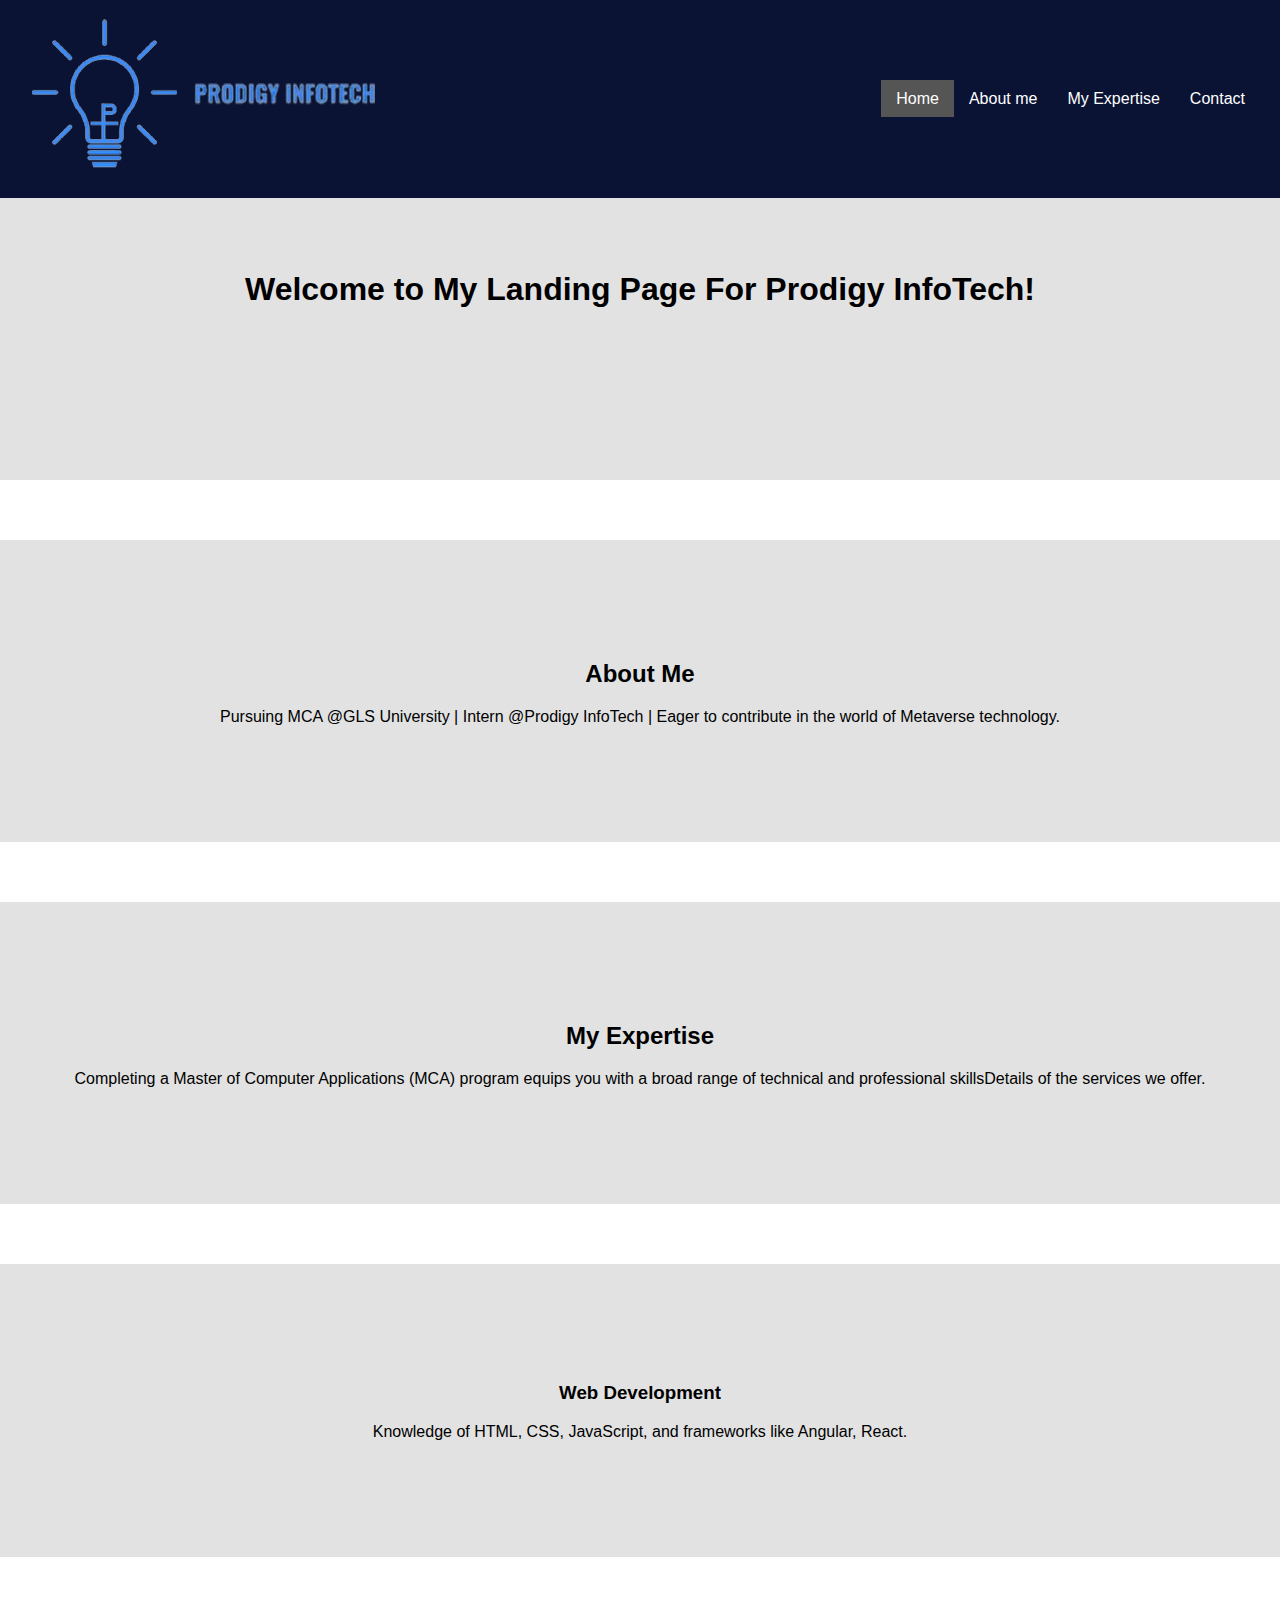
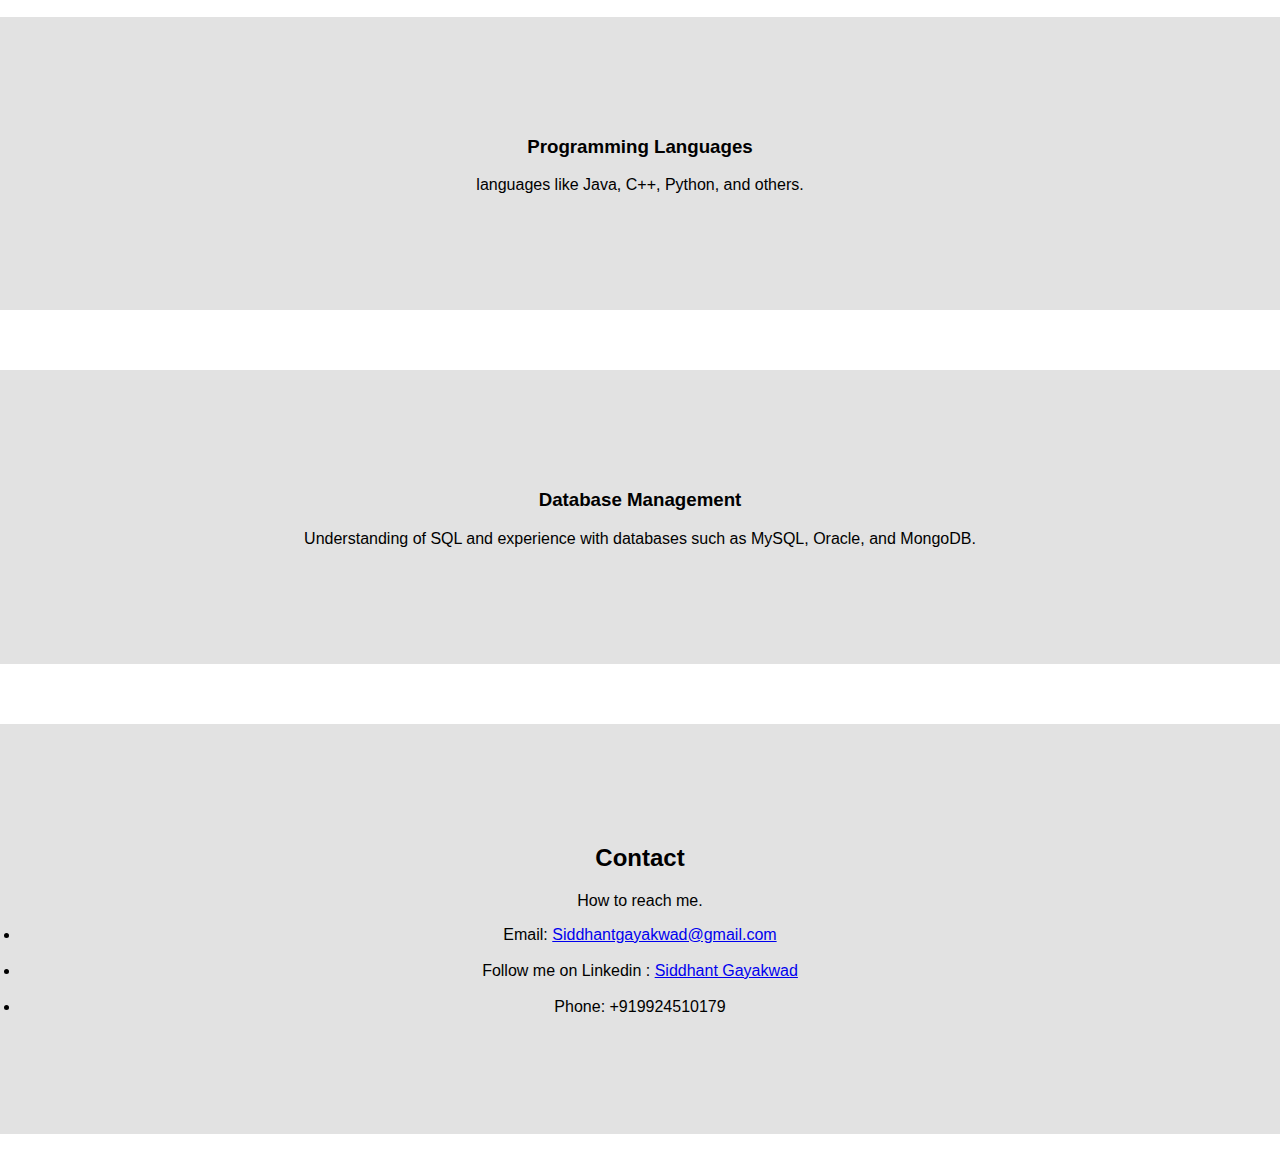
<file: PRODIGY_WD_01/index.html>
<!DOCTYPE html>
<html lang="en">
<head>
    <title>Task-01</title>
    <link rel="stylesheet" href="styles.css">
</head>
<body>
    <nav id="navbar">
        <div class="nav-container">
            <div class="logo">
                <img src="download-removebg-preview.png" alt="logo">    
            </div>
            <ul class="nav-links">
                <li><a href="#home" class="nav-link">Home</a></li>
                <li><a href="#about" class="nav-link">About me</a></li>
                <li class="dropdown">
                    <a href="#ex" class="nav-link">My Expertise</a>
                    <ul class="dropdown-menu">
                        <li><a href="#web-design" class="dropdown-link">Web Development</a></li>
                        <li><a href="#pl" class="dropdown-link">Programming Languages</a></li>
                        <li><a href="#dm" class="dropdown-link">Database Management</a></li>
                    </ul>
                </li>
                <li><a href="#contact" class="nav-link">Contact</a></li>
            </ul>
            <div class="hamburger">
                <span class="bar"></span>
                <span class="bar"></span>
                <span class="bar"></span>
            </div>
        </div>
    </nav>
    <header id="home">
        <h1>Welcome to My Landing Page For Prodigy InfoTech!</h1>
    </header>
    <section id="about">
        <h2>About Me </h2>
        <p>Pursuing MCA @GLS University | Intern @Prodigy InfoTech  | Eager to contribute in the world of Metaverse technology.</p>
    </section>
    <section id="ex">
        <h2>My Expertise</h2>
        <p>Completing a Master of Computer Applications (MCA) program equips you with a broad range of technical and professional skillsDetails of the services we offer.</p>
    </section>
    <section id="web-design">
        <h3>Web Development</h3>
        <p>Knowledge of HTML, CSS, JavaScript, and frameworks like Angular, React.</p>
    </section>
    <section id="pl">
        <h3>Programming Languages</h3>
        <p>languages like Java, C++, Python, and others.</p>
    </section>
    <section id="dm">
        <h3>Database Management</h3>
        <p>Understanding of SQL and experience with databases such as MySQL, Oracle, and MongoDB.</p>
    </section>
    <section id="contact">
        <h2>Contact </h2>
        <p>How to reach me.</p>
        
            <li >Email: <a href="mailto:sid.gls23@gmail.com">Siddhantgayakwad@gmail.com</a></li> <br>
            <li>Follow me on Linkedin : <a href="https://www.linkedin.com/in/siddhant-gayakwad-524524191/">  Siddhant Gayakwad</a></li> <br>
            <li>Phone: +919924510179</li> <br>    
        </section>
    <script src="script.js"></script>
</body>
</html>
</file>
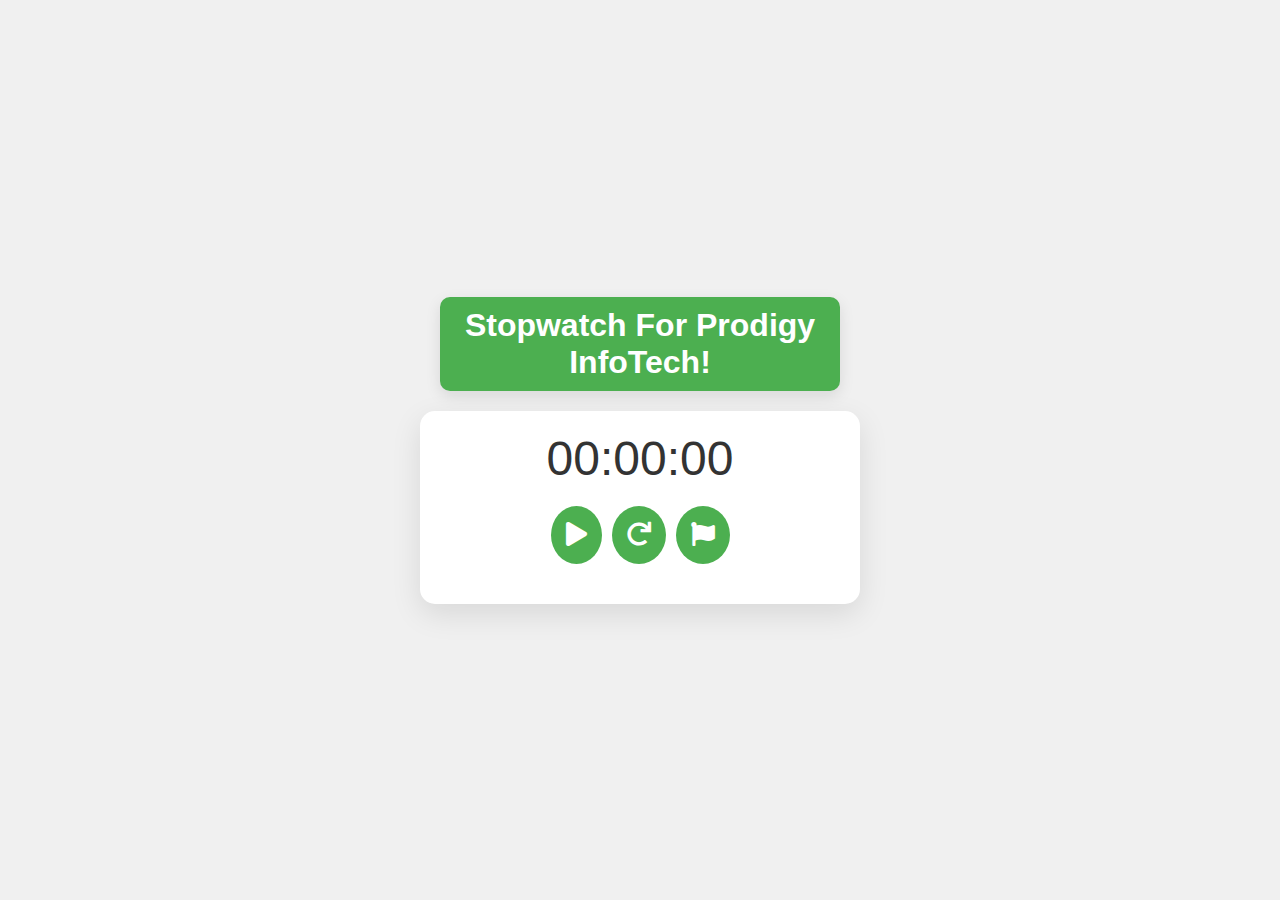
<file: PRODIGY_WD_02/index.html>
<!DOCTYPE html>
<html lang="en">
<head>
    <meta charset="UTF-8">
    <meta name="viewport" content="width=device-width, initial-scale=1.0">
    <title>Task-02</title>
    <link rel="stylesheet" href="styles.css">
    <link rel="stylesheet" href="https://cdnjs.cloudflare.com/ajax/libs/font-awesome/5.15.3/css/all.min.css">
</head>
<body>
    <div class="container">
        <header>
            <h1>Stopwatch For Prodigy InfoTech!</h1>
        </header>
        <div class="stopwatch">
            <div id="display">00:00:00</div>
            <div class="controls">
                <button id="startStopBtn"><i class="fas fa-play"></i></button>
                <button id="resetBtn"><i class="fas fa-redo"></i></button>
                <button id="lapBtn"><i class="fas fa-flag"></i></button>
            </div>
            <ul id="laps"></ul>
        </div>
    </div>
    <script src="script.js"></script>
</body>
</html>
</file>
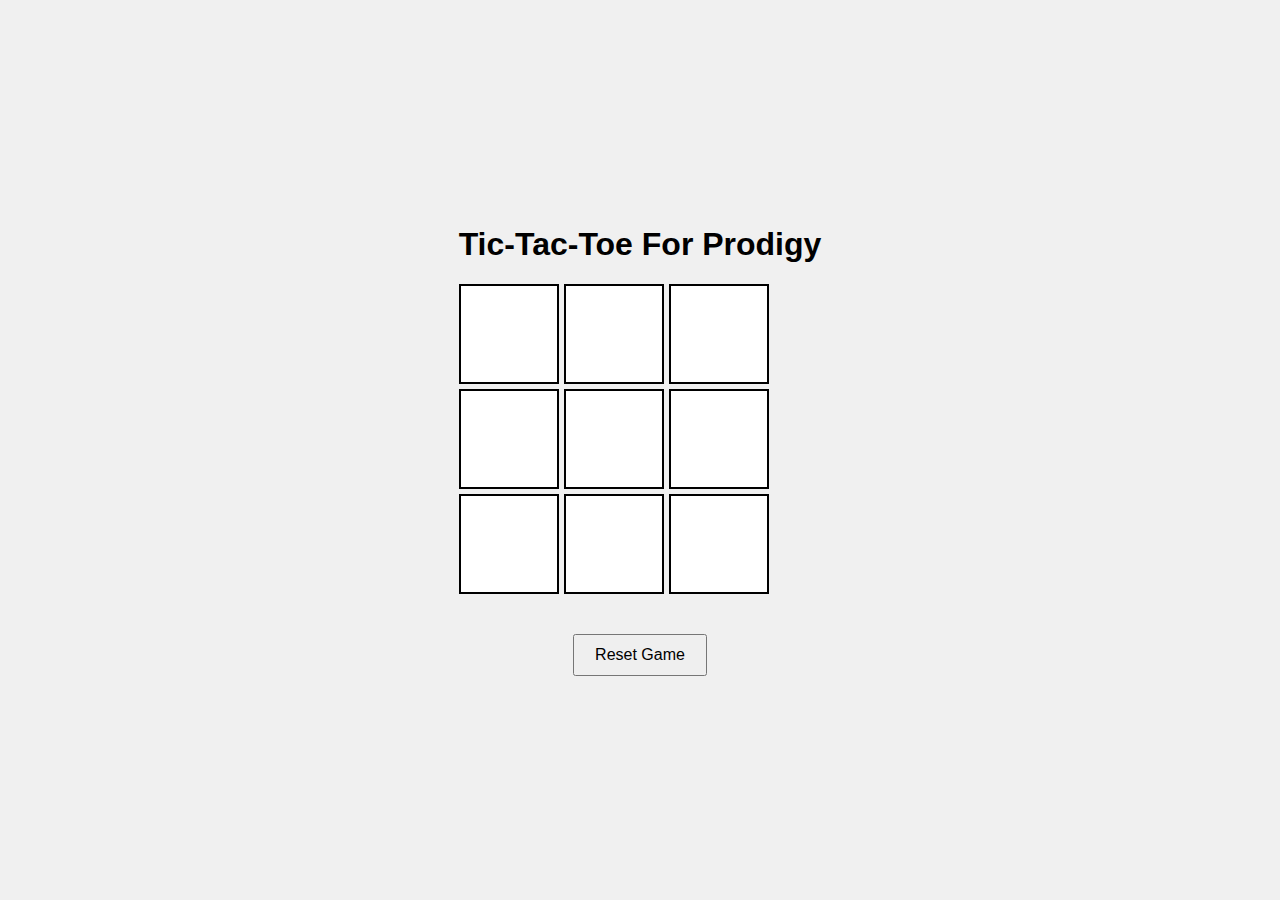
<file: PRODIGY_WD_03/index.html>
<!DOCTYPE html>
<html lang="en">
<head>
    <meta charset="UTF-8">
    <meta name="viewport" content="width=device-width, initial-scale=1.0">
    <title>Task 3</title>
    <link rel="stylesheet" href="styles.css">
</head>
<body>
    <div class="container">
        <h1>Tic-Tac-Toe For Prodigy </h1>
        <div class="board" id="board" >
            <div class="cell" data-index="0"></div>
            <div class="cell" data-index="1"></div>
            <div class="cell" data-index="2"></div>
            <div class="cell" data-index="3"></div>
            <div class="cell" data-index="4"></div>
            <div class="cell" data-index="5"></div>
            <div class="cell" data-index="6"></div>
            <div class="cell" data-index="7"></div>
            <div class="cell" data-index="8"></div>
        </div>
        <button id="resetButton">Reset Game</button>
        <p id="message"></p>
    </div>
    <script src="script.js"></script>
</body>
</html>
</file>
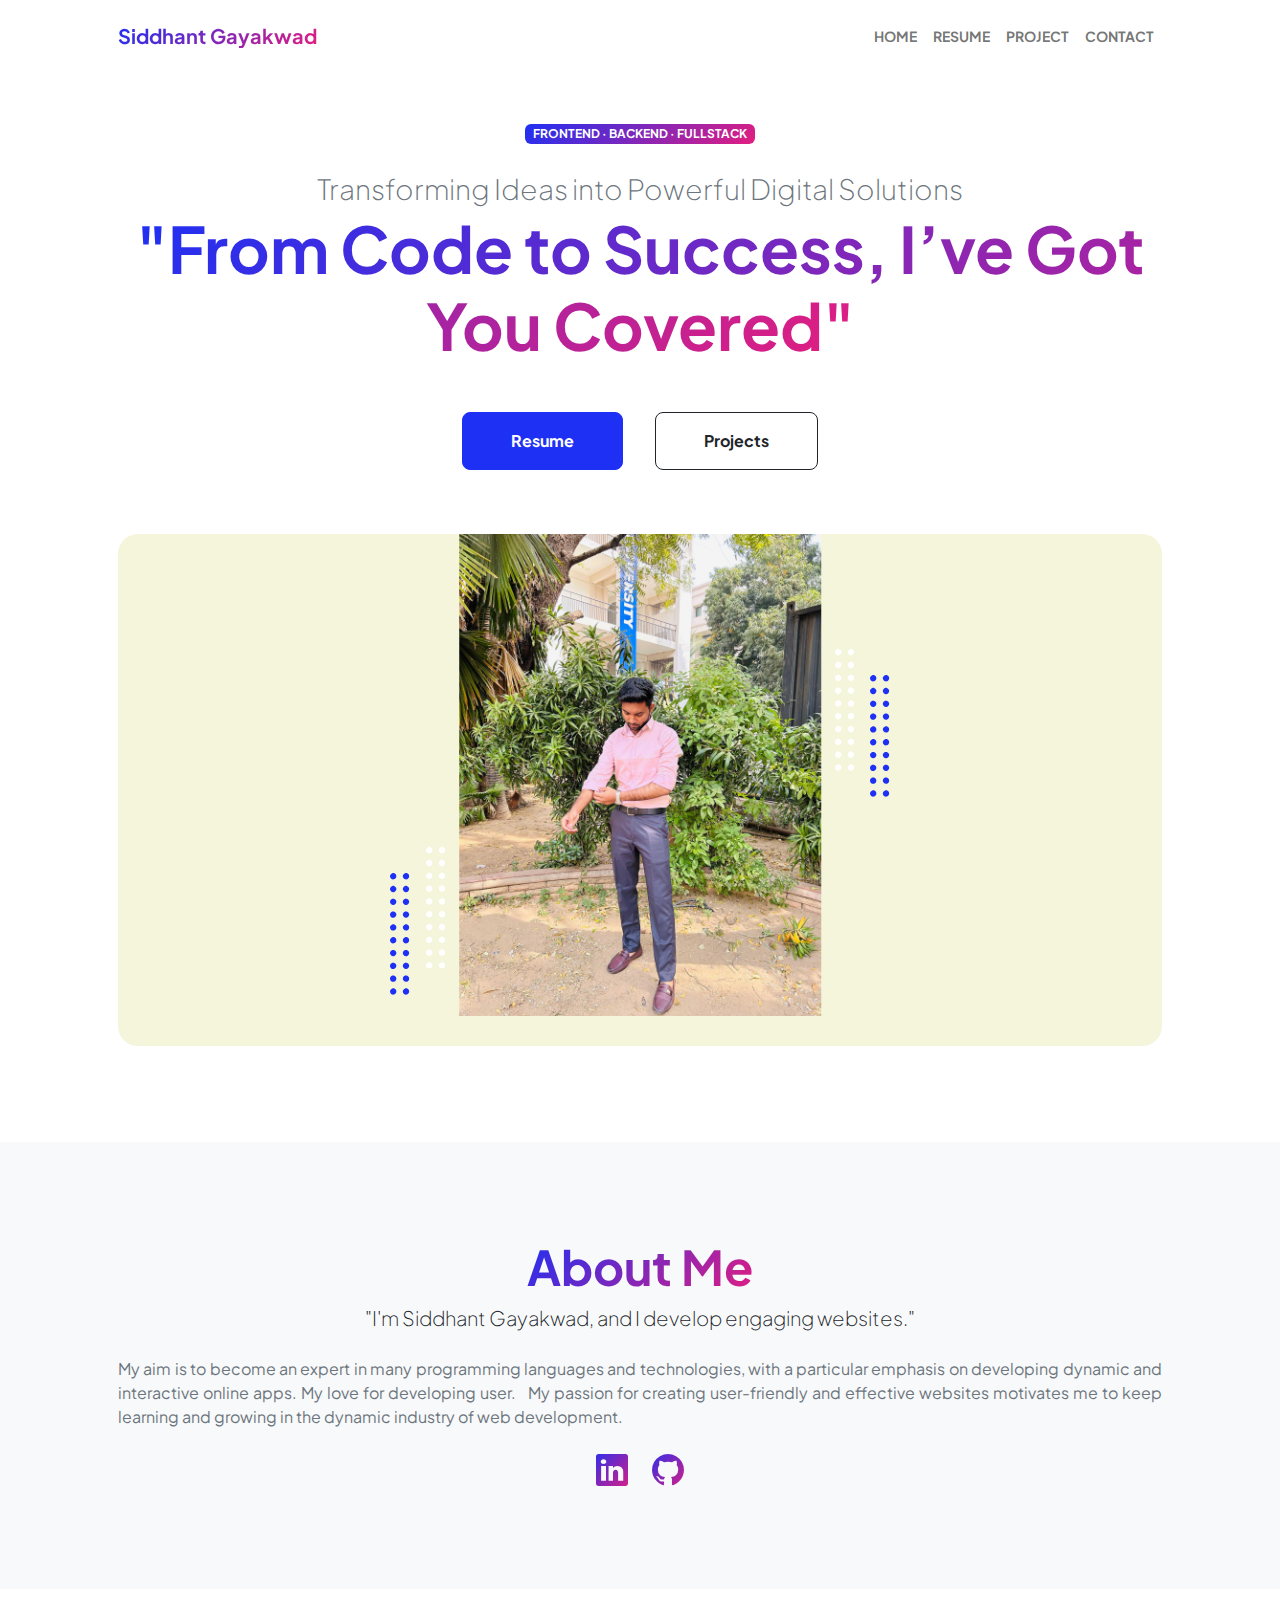
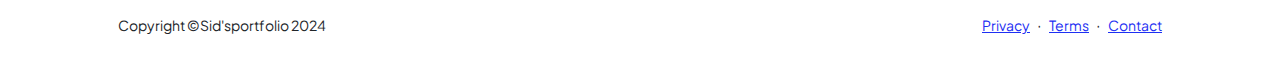
<file: PRODIGY_WD_04/index.html>
<!DOCTYPE html>
<html lang="en">
  <head>
    <meta charset="utf-8" />
    <meta
      name="viewport"
      content="width=device-width, initial-scale=1, shrink-to-fit=no"
    />
    <meta name="description" content="" />
    <meta name="author" content="" />
    <title>Sid's portfolio</title>
    <!-- Favicon-->
    <link rel="icon" type="image/x-icon" href="assets/favicon.ico" />
    <!-- Custom Google font-->
    <link rel="preconnect" href="https://fonts.googleapis.com" />
    <link rel="preconnect" href="https://fonts.gstatic.com" crossorigin />
    <link
      href="https://fonts.googleapis.com/css2?family=Plus+Jakarta+Sans:wght@100;200;300;400;500;600;700;800;900&amp;display=swap"
      rel="stylesheet"
    />
    <!-- Bootstrap icons-->
    <link
      href="https://cdn.jsdelivr.net/npm/bootstrap-icons@1.8.1/font/bootstrap-icons.css"
      rel="stylesheet"
    />
    <!-- Core theme CSS (includes Bootstrap)-->
    <link href="css/styles.css" rel="stylesheet" />
  </head>
  <body class="d-flex flex-column h-100">
    <main class="flex-shrink-0">
      <!-- Navigation-->
      <nav class="navbar navbar-expand-lg navbar-light bg-white py-3">
        <div class="container px-5">
          <a class="navbar-brand" href="index.html"
            ><span class="fw-bolder text-gradient d-inline"
              >Siddhant Gayakwad</span
            ></a
          >
          <button
            class="navbar-toggler"
            type="button"
            data-bs-toggle="collapse"
            data-bs-target="#navbarSupportedContent"
            aria-controls="navbarSupportedContent"
            aria-expanded="false"
            aria-label="Toggle navigation"
          >
            <span class="navbar-toggler-icon"></span>
          </button>
          <div class="collapse navbar-collapse" id="navbarSupportedContent">
            <ul class="navbar-nav ms-auto mb-2 mb-lg-0 small fw-bolder">
              <li class="nav-item">
                <a class="nav-link" href="index.html">HOME</a>
              </li>
              <li class="nav-item">
                <a class="nav-link" href="resume.html">RESUME</a>
              </li>
              <li class="nav-item">
                <a class="nav-link" href="projects.html">PROJECT</a>
              </li>
              <li class="nav-item">
                <a class="nav-link" href="contact.html">CONTACT</a>
              </li>
            </ul>
          </div>
        </div>
      </nav>
      <!-- Header-->
      <header class="py-5">
        <div class="container px-5 pb-5">
          <div class="row gx-5 align-items-center">
            <div class="col-xxl-5">
              <!-- Header text content-->
              <div class="text-center text-xxl-start">
                <div
                  class="badge bg-gradient-primary-to-secondary text-white mb-4"
                >
                  <div class="text-uppercase">
                    Frontend &middot; Backend &middot; FullStack
                  </div>
                </div>
                <div class="fs-3 fw-light text-muted">
                  Transforming Ideas into Powerful Digital Solutions
                </div>
                <h1 class="display-3 fw-bolder mb-5">
                  <span class="text-gradient d-inline"
                    >"From Code to Success, I’ve Got You Covered"</span
                  >
                </h1>
                <div
                  class="d-grid gap-3 d-sm-flex justify-content-sm-center justify-content-xxl-start mb-3"
                >
                  <a
                    class="btn btn-primary btn-lg px-5 py-3 me-sm-3 fs-6 fw-bolder"
                    href="resume.html"
                    >Resume</a
                  >
                  <a
                    class="btn btn-outline-dark btn-lg px-5 py-3 fs-6 fw-bolder"
                    href="projects.html"
                    >Projects</a
                  >
                </div>
              </div>
            </div>
            <div class="col-xxl-7">
              <!-- Header profile picture-->
              <div
                class="d-flex justify-content-center mt-5 mt-xxl-0"
                style="background-color: beige; border-radius: 20px"
              >
                <div class="profile">
                  <!-- TIP: For best results, use a photo with a transparent background like the demo example below-->
                  <!-- Watch a tutorial on how to do this on YouTube (link)-->
                  <img
                    class="profile-img"
                    src="1.jpg"
                    alt="..."
                    style="padding-bottom: 30px"
                  />
                  <div class="dots-1">
                    <!-- SVG Dots-->
                    <svg
                      version="1.1"
                      xmlns="http://www.w3.org/2000/svg"
                      xmlns:xlink="http://www.w3.org/1999/xlink"
                      x="0px"
                      y="0px"
                      viewBox="0 0 191.6 1215.4"
                      style="enable-background: new 0 0 191.6 1215.4"
                      xml:space="preserve"
                    >
                      <g
                        transform="translate(0.000000,1280.000000) scale(0.100000,-0.100000)"
                      >
                        <path
                          d="M227.7,12788.6c-105-35-200-141-222-248c-43-206,163-412,369-369c155,32,275,190,260,339c-11,105-90,213-190,262        C383.7,12801.6,289.7,12808.6,227.7,12788.6z"
                        ></path>
                        <path
                          d="M1507.7,12788.6c-151-50-253-216-222-362c25-119,136-230,254-255c194-41,395,142,375,339c-11,105-90,213-190,262        C1663.7,12801.6,1569.7,12808.6,1507.7,12788.6z"
                        ></path>
                        <path
                          d="M227.7,11508.6c-105-35-200-141-222-248c-43-206,163-412,369-369c155,32,275,190,260,339c-11,105-90,213-190,262        C383.7,11521.6,289.7,11528.6,227.7,11508.6z"
                        ></path>
                        <path
                          d="M1507.7,11508.6c-151-50-253-216-222-362c25-119,136-230,254-255c194-41,395,142,375,339c-11,105-90,213-190,262        C1663.7,11521.6,1569.7,11528.6,1507.7,11508.6z"
                        ></path>
                        <path
                          d="M227.7,10228.6c-105-35-200-141-222-248c-43-206,163-412,369-369c155,32,275,190,260,339c-11,105-90,213-190,262        C383.7,10241.6,289.7,10248.6,227.7,10228.6z"
                        ></path>
                        <path
                          d="M1507.7,10228.6c-105-35-200-141-222-248c-43-206,163-412,369-369c155,32,275,190,260,339c-11,105-90,213-190,262        C1663.7,10241.6,1569.7,10248.6,1507.7,10228.6z"
                        ></path>
                        <path
                          d="M227.7,8948.6c-105-35-200-141-222-248c-43-206,163-412,369-369c155,32,275,190,260,339c-11,105-90,213-190,262        C383.7,8961.6,289.7,8968.6,227.7,8948.6z"
                        ></path>
                        <path
                          d="M1507.7,8948.6c-105-35-200-141-222-248c-43-206,163-412,369-369c155,32,275,190,260,339c-11,105-90,213-190,262        C1663.7,8961.6,1569.7,8968.6,1507.7,8948.6z"
                        ></path>
                        <path
                          d="M227.7,7668.6c-105-35-200-141-222-248c-43-206,163-412,369-369c155,32,275,190,260,339c-11,105-90,213-190,262        C383.7,7681.6,289.7,7688.6,227.7,7668.6z"
                        ></path>
                        <path
                          d="M1507.7,7668.6c-105-35-200-141-222-248c-43-206,163-412,369-369c155,32,275,190,260,339c-11,105-90,213-190,262        C1663.7,7681.6,1569.7,7688.6,1507.7,7668.6z"
                        ></path>
                        <path
                          d="M227.7,6388.6c-105-35-200-141-222-248c-43-206,163-412,369-369c155,32,275,190,260,339c-11,105-90,213-190,262        C383.7,6401.6,289.7,6408.6,227.7,6388.6z"
                        ></path>
                        <path
                          d="M1507.7,6388.6c-105-35-200-141-222-248c-43-206,163-412,369-369c155,32,275,190,260,339c-11,105-90,213-190,262        C1663.7,6401.6,1569.7,6408.6,1507.7,6388.6z"
                        ></path>
                        <path
                          d="M227.7,5108.6c-105-35-200-141-222-248c-43-206,163-412,369-369c155,32,275,190,260,339c-11,105-90,213-190,262        C383.7,5121.6,289.7,5128.6,227.7,5108.6z"
                        ></path>
                        <path
                          d="M1507.7,5108.6c-105-35-200-141-222-248c-43-206,163-412,369-369c155,32,275,190,260,339c-11,105-90,213-190,262        C1663.7,5121.6,1569.7,5128.6,1507.7,5108.6z"
                        ></path>
                        <path
                          d="M227.7,3828.6c-105-35-200-141-222-248c-43-206,163-412,369-369c155,32,275,190,260,339c-11,105-90,213-190,262        C383.7,3841.6,289.7,3848.6,227.7,3828.6z"
                        ></path>
                        <path
                          d="M1507.7,3828.6c-105-35-200-141-222-248c-43-206,163-412,369-369c155,32,275,190,260,339c-11,105-90,213-190,262        C1663.7,3841.6,1569.7,3848.6,1507.7,3828.6z"
                        ></path>
                        <path
                          d="M227.7,2548.6c-105-35-200-141-222-248c-43-206,163-412,369-369c155,32,275,190,260,339c-11,105-90,213-190,262        C383.7,2561.6,289.7,2568.6,227.7,2548.6z"
                        ></path>
                        <path
                          d="M1507.7,2548.6c-105-35-200-141-222-248c-43-206,163-412,369-369c155,32,275,190,260,339c-11,105-90,213-190,262        C1663.7,2561.6,1569.7,2568.6,1507.7,2548.6z"
                        ></path>
                        <path
                          d="M227.7,1268.6c-105-35-200-141-222-248c-43-206,163-412,369-369c155,32,275,190,260,339c-11,105-90,213-190,262        C383.7,1281.6,289.7,1288.6,227.7,1268.6z"
                        ></path>
                        <path
                          d="M1507.7,1268.6c-105-35-200-141-222-248c-43-206,163-412,369-369c155,32,275,190,260,339c-11,105-90,213-190,262        C1663.7,1281.6,1569.7,1288.6,1507.7,1268.6z"
                        ></path>
                      </g>
                    </svg>
                    <!-- END of SVG dots-->
                  </div>
                  <div class="dots-2">
                    <!-- SVG Dots-->
                    <svg
                      version="1.1"
                      xmlns="http://www.w3.org/2000/svg"
                      xmlns:xlink="http://www.w3.org/1999/xlink"
                      x="0px"
                      y="0px"
                      viewBox="0 0 191.6 1215.4"
                      style="enable-background: new 0 0 191.6 1215.4"
                      xml:space="preserve"
                    >
                      <g
                        transform="translate(0.000000,1280.000000) scale(0.100000,-0.100000)"
                      >
                        <path
                          d="M227.7,12788.6c-105-35-200-141-222-248c-43-206,163-412,369-369c155,32,275,190,260,339c-11,105-90,213-190,262        C383.7,12801.6,289.7,12808.6,227.7,12788.6z"
                        ></path>
                        <path
                          d="M1507.7,12788.6c-151-50-253-216-222-362c25-119,136-230,254-255c194-41,395,142,375,339c-11,105-90,213-190,262        C1663.7,12801.6,1569.7,12808.6,1507.7,12788.6z"
                        ></path>
                        <path
                          d="M227.7,11508.6c-105-35-200-141-222-248c-43-206,163-412,369-369c155,32,275,190,260,339c-11,105-90,213-190,262        C383.7,11521.6,289.7,11528.6,227.7,11508.6z"
                        ></path>
                        <path
                          d="M1507.7,11508.6c-151-50-253-216-222-362c25-119,136-230,254-255c194-41,395,142,375,339c-11,105-90,213-190,262        C1663.7,11521.6,1569.7,11528.6,1507.7,11508.6z"
                        ></path>
                        <path
                          d="M227.7,10228.6c-105-35-200-141-222-248c-43-206,163-412,369-369c155,32,275,190,260,339c-11,105-90,213-190,262        C383.7,10241.6,289.7,10248.6,227.7,10228.6z"
                        ></path>
                        <path
                          d="M1507.7,10228.6c-105-35-200-141-222-248c-43-206,163-412,369-369c155,32,275,190,260,339c-11,105-90,213-190,262        C1663.7,10241.6,1569.7,10248.6,1507.7,10228.6z"
                        ></path>
                        <path
                          d="M227.7,8948.6c-105-35-200-141-222-248c-43-206,163-412,369-369c155,32,275,190,260,339c-11,105-90,213-190,262        C383.7,8961.6,289.7,8968.6,227.7,8948.6z"
                        ></path>
                        <path
                          d="M1507.7,8948.6c-105-35-200-141-222-248c-43-206,163-412,369-369c155,32,275,190,260,339c-11,105-90,213-190,262        C1663.7,8961.6,1569.7,8968.6,1507.7,8948.6z"
                        ></path>
                        <path
                          d="M227.7,7668.6c-105-35-200-141-222-248c-43-206,163-412,369-369c155,32,275,190,260,339c-11,105-90,213-190,262        C383.7,7681.6,289.7,7688.6,227.7,7668.6z"
                        ></path>
                        <path
                          d="M1507.7,7668.6c-105-35-200-141-222-248c-43-206,163-412,369-369c155,32,275,190,260,339c-11,105-90,213-190,262        C1663.7,7681.6,1569.7,7688.6,1507.7,7668.6z"
                        ></path>
                        <path
                          d="M227.7,6388.6c-105-35-200-141-222-248c-43-206,163-412,369-369c155,32,275,190,260,339c-11,105-90,213-190,262        C383.7,6401.6,289.7,6408.6,227.7,6388.6z"
                        ></path>
                        <path
                          d="M1507.7,6388.6c-105-35-200-141-222-248c-43-206,163-412,369-369c155,32,275,190,260,339c-11,105-90,213-190,262        C1663.7,6401.6,1569.7,6408.6,1507.7,6388.6z"
                        ></path>
                        <path
                          d="M227.7,5108.6c-105-35-200-141-222-248c-43-206,163-412,369-369c155,32,275,190,260,339c-11,105-90,213-190,262        C383.7,5121.6,289.7,5128.6,227.7,5108.6z"
                        ></path>
                        <path
                          d="M1507.7,5108.6c-105-35-200-141-222-248c-43-206,163-412,369-369c155,32,275,190,260,339c-11,105-90,213-190,262        C1663.7,5121.6,1569.7,5128.6,1507.7,5108.6z"
                        ></path>
                        <path
                          d="M227.7,3828.6c-105-35-200-141-222-248c-43-206,163-412,369-369c155,32,275,190,260,339c-11,105-90,213-190,262        C383.7,3841.6,289.7,3848.6,227.7,3828.6z"
                        ></path>
                        <path
                          d="M1507.7,3828.6c-105-35-200-141-222-248c-43-206,163-412,369-369c155,32,275,190,260,339c-11,105-90,213-190,262        C1663.7,3841.6,1569.7,3848.6,1507.7,3828.6z"
                        ></path>
                        <path
                          d="M227.7,2548.6c-105-35-200-141-222-248c-43-206,163-412,369-369c155,32,275,190,260,339c-11,105-90,213-190,262        C383.7,2561.6,289.7,2568.6,227.7,2548.6z"
                        ></path>
                        <path
                          d="M1507.7,2548.6c-105-35-200-141-222-248c-43-206,163-412,369-369c155,32,275,190,260,339c-11,105-90,213-190,262        C1663.7,2561.6,1569.7,2568.6,1507.7,2548.6z"
                        ></path>
                        <path
                          d="M227.7,1268.6c-105-35-200-141-222-248c-43-206,163-412,369-369c155,32,275,190,260,339c-11,105-90,213-190,262        C383.7,1281.6,289.7,1288.6,227.7,1268.6z"
                        ></path>
                        <path
                          d="M1507.7,1268.6c-105-35-200-141-222-248c-43-206,163-412,369-369c155,32,275,190,260,339c-11,105-90,213-190,262        C1663.7,1281.6,1569.7,1288.6,1507.7,1268.6z"
                        ></path>
                      </g>
                    </svg>
                    <!-- END of SVG dots-->
                  </div>
                  <div class="dots-3">
                    <!-- SVG Dots-->
                    <svg
                      version="1.1"
                      xmlns="http://www.w3.org/2000/svg"
                      xmlns:xlink="http://www.w3.org/1999/xlink"
                      x="0px"
                      y="0px"
                      viewBox="0 0 191.6 1215.4"
                      style="enable-background: new 0 0 191.6 1215.4"
                      xml:space="preserve"
                    >
                      <g
                        transform="translate(0.000000,1280.000000) scale(0.100000,-0.100000)"
                      >
                        <path
                          d="M227.7,12788.6c-105-35-200-141-222-248c-43-206,163-412,369-369c155,32,275,190,260,339c-11,105-90,213-190,262        C383.7,12801.6,289.7,12808.6,227.7,12788.6z"
                        ></path>
                        <path
                          d="M1507.7,12788.6c-151-50-253-216-222-362c25-119,136-230,254-255c194-41,395,142,375,339c-11,105-90,213-190,262        C1663.7,12801.6,1569.7,12808.6,1507.7,12788.6z"
                        ></path>
                        <path
                          d="M227.7,11508.6c-105-35-200-141-222-248c-43-206,163-412,369-369c155,32,275,190,260,339c-11,105-90,213-190,262        C383.7,11521.6,289.7,11528.6,227.7,11508.6z"
                        ></path>
                        <path
                          d="M1507.7,11508.6c-151-50-253-216-222-362c25-119,136-230,254-255c194-41,395,142,375,339c-11,105-90,213-190,262        C1663.7,11521.6,1569.7,11528.6,1507.7,11508.6z"
                        ></path>
                        <path
                          d="M227.7,10228.6c-105-35-200-141-222-248c-43-206,163-412,369-369c155,32,275,190,260,339c-11,105-90,213-190,262        C383.7,10241.6,289.7,10248.6,227.7,10228.6z"
                        ></path>
                        <path
                          d="M1507.7,10228.6c-105-35-200-141-222-248c-43-206,163-412,369-369c155,32,275,190,260,339c-11,105-90,213-190,262        C1663.7,10241.6,1569.7,10248.6,1507.7,10228.6z"
                        ></path>
                        <path
                          d="M227.7,8948.6c-105-35-200-141-222-248c-43-206,163-412,369-369c155,32,275,190,260,339c-11,105-90,213-190,262        C383.7,8961.6,289.7,8968.6,227.7,8948.6z"
                        ></path>
                        <path
                          d="M1507.7,8948.6c-105-35-200-141-222-248c-43-206,163-412,369-369c155,32,275,190,260,339c-11,105-90,213-190,262        C1663.7,8961.6,1569.7,8968.6,1507.7,8948.6z"
                        ></path>
                        <path
                          d="M227.7,7668.6c-105-35-200-141-222-248c-43-206,163-412,369-369c155,32,275,190,260,339c-11,105-90,213-190,262        C383.7,7681.6,289.7,7688.6,227.7,7668.6z"
                        ></path>
                        <path
                          d="M1507.7,7668.6c-105-35-200-141-222-248c-43-206,163-412,369-369c155,32,275,190,260,339c-11,105-90,213-190,262        C1663.7,7681.6,1569.7,7688.6,1507.7,7668.6z"
                        ></path>
                        <path
                          d="M227.7,6388.6c-105-35-200-141-222-248c-43-206,163-412,369-369c155,32,275,190,260,339c-11,105-90,213-190,262        C383.7,6401.6,289.7,6408.6,227.7,6388.6z"
                        ></path>
                        <path
                          d="M1507.7,6388.6c-105-35-200-141-222-248c-43-206,163-412,369-369c155,32,275,190,260,339c-11,105-90,213-190,262        C1663.7,6401.6,1569.7,6408.6,1507.7,6388.6z"
                        ></path>
                        <path
                          d="M227.7,5108.6c-105-35-200-141-222-248c-43-206,163-412,369-369c155,32,275,190,260,339c-11,105-90,213-190,262        C383.7,5121.6,289.7,5128.6,227.7,5108.6z"
                        ></path>
                        <path
                          d="M1507.7,5108.6c-105-35-200-141-222-248c-43-206,163-412,369-369c155,32,275,190,260,339c-11,105-90,213-190,262        C1663.7,5121.6,1569.7,5128.6,1507.7,5108.6z"
                        ></path>
                        <path
                          d="M227.7,3828.6c-105-35-200-141-222-248c-43-206,163-412,369-369c155,32,275,190,260,339c-11,105-90,213-190,262        C383.7,3841.6,289.7,3848.6,227.7,3828.6z"
                        ></path>
                        <path
                          d="M1507.7,3828.6c-105-35-200-141-222-248c-43-206,163-412,369-369c155,32,275,190,260,339c-11,105-90,213-190,262        C1663.7,3841.6,1569.7,3848.6,1507.7,3828.6z"
                        ></path>
                        <path
                          d="M227.7,2548.6c-105-35-200-141-222-248c-43-206,163-412,369-369c155,32,275,190,260,339c-11,105-90,213-190,262        C383.7,2561.6,289.7,2568.6,227.7,2548.6z"
                        ></path>
                        <path
                          d="M1507.7,2548.6c-105-35-200-141-222-248c-43-206,163-412,369-369c155,32,275,190,260,339c-11,105-90,213-190,262        C1663.7,2561.6,1569.7,2568.6,1507.7,2548.6z"
                        ></path>
                        <path
                          d="M227.7,1268.6c-105-35-200-141-222-248c-43-206,163-412,369-369c155,32,275,190,260,339c-11,105-90,213-190,262        C383.7,1281.6,289.7,1288.6,227.7,1268.6z"
                        ></path>
                        <path
                          d="M1507.7,1268.6c-105-35-200-141-222-248c-43-206,163-412,369-369c155,32,275,190,260,339c-11,105-90,213-190,262        C1663.7,1281.6,1569.7,1288.6,1507.7,1268.6z"
                        ></path>
                      </g>
                    </svg>
                    <!-- END of SVG dots-->
                  </div>
                  <div class="dots-4">
                    <!-- SVG Dots-->
                    <svg
                      version="1.1"
                      xmlns="http://www.w3.org/2000/svg"
                      xmlns:xlink="http://www.w3.org/1999/xlink"
                      x="0px"
                      y="0px"
                      viewBox="0 0 191.6 1215.4"
                      style="enable-background: new 0 0 191.6 1215.4"
                      xml:space="preserve"
                    >
                      <g
                        transform="translate(0.000000,1280.000000) scale(0.100000,-0.100000)"
                      >
                        <path
                          d="M227.7,12788.6c-105-35-200-141-222-248c-43-206,163-412,369-369c155,32,275,190,260,339c-11,105-90,213-190,262        C383.7,12801.6,289.7,12808.6,227.7,12788.6z"
                        ></path>
                        <path
                          d="M1507.7,12788.6c-151-50-253-216-222-362c25-119,136-230,254-255c194-41,395,142,375,339c-11,105-90,213-190,262        C1663.7,12801.6,1569.7,12808.6,1507.7,12788.6z"
                        ></path>
                        <path
                          d="M227.7,11508.6c-105-35-200-141-222-248c-43-206,163-412,369-369c155,32,275,190,260,339c-11,105-90,213-190,262        C383.7,11521.6,289.7,11528.6,227.7,11508.6z"
                        ></path>
                        <path
                          d="M1507.7,11508.6c-151-50-253-216-222-362c25-119,136-230,254-255c194-41,395,142,375,339c-11,105-90,213-190,262        C1663.7,11521.6,1569.7,11528.6,1507.7,11508.6z"
                        ></path>
                        <path
                          d="M227.7,10228.6c-105-35-200-141-222-248c-43-206,163-412,369-369c155,32,275,190,260,339c-11,105-90,213-190,262        C383.7,10241.6,289.7,10248.6,227.7,10228.6z"
                        ></path>
                        <path
                          d="M1507.7,10228.6c-105-35-200-141-222-248c-43-206,163-412,369-369c155,32,275,190,260,339c-11,105-90,213-190,262        C1663.7,10241.6,1569.7,10248.6,1507.7,10228.6z"
                        ></path>
                        <path
                          d="M227.7,8948.6c-105-35-200-141-222-248c-43-206,163-412,369-369c155,32,275,190,260,339c-11,105-90,213-190,262        C383.7,8961.6,289.7,8968.6,227.7,8948.6z"
                        ></path>
                        <path
                          d="M1507.7,8948.6c-105-35-200-141-222-248c-43-206,163-412,369-369c155,32,275,190,260,339c-11,105-90,213-190,262        C1663.7,8961.6,1569.7,8968.6,1507.7,8948.6z"
                        ></path>
                        <path
                          d="M227.7,7668.6c-105-35-200-141-222-248c-43-206,163-412,369-369c155,32,275,190,260,339c-11,105-90,213-190,262        C383.7,7681.6,289.7,7688.6,227.7,7668.6z"
                        ></path>
                        <path
                          d="M1507.7,7668.6c-105-35-200-141-222-248c-43-206,163-412,369-369c155,32,275,190,260,339c-11,105-90,213-190,262        C1663.7,7681.6,1569.7,7688.6,1507.7,7668.6z"
                        ></path>
                        <path
                          d="M227.7,6388.6c-105-35-200-141-222-248c-43-206,163-412,369-369c155,32,275,190,260,339c-11,105-90,213-190,262        C383.7,6401.6,289.7,6408.6,227.7,6388.6z"
                        ></path>
                        <path
                          d="M1507.7,6388.6c-105-35-200-141-222-248c-43-206,163-412,369-369c155,32,275,190,260,339c-11,105-90,213-190,262        C1663.7,6401.6,1569.7,6408.6,1507.7,6388.6z"
                        ></path>
                        <path
                          d="M227.7,5108.6c-105-35-200-141-222-248c-43-206,163-412,369-369c155,32,275,190,260,339c-11,105-90,213-190,262        C383.7,5121.6,289.7,5128.6,227.7,5108.6z"
                        ></path>
                        <path
                          d="M1507.7,5108.6c-105-35-200-141-222-248c-43-206,163-412,369-369c155,32,275,190,260,339c-11,105-90,213-190,262        C1663.7,5121.6,1569.7,5128.6,1507.7,5108.6z"
                        ></path>
                        <path
                          d="M227.7,3828.6c-105-35-200-141-222-248c-43-206,163-412,369-369c155,32,275,190,260,339c-11,105-90,213-190,262        C383.7,3841.6,289.7,3848.6,227.7,3828.6z"
                        ></path>
                        <path
                          d="M1507.7,3828.6c-105-35-200-141-222-248c-43-206,163-412,369-369c155,32,275,190,260,339c-11,105-90,213-190,262        C1663.7,3841.6,1569.7,3848.6,1507.7,3828.6z"
                        ></path>
                        <path
                          d="M227.7,2548.6c-105-35-200-141-222-248c-43-206,163-412,369-369c155,32,275,190,260,339c-11,105-90,213-190,262        C383.7,2561.6,289.7,2568.6,227.7,2548.6z"
                        ></path>
                        <path
                          d="M1507.7,2548.6c-105-35-200-141-222-248c-43-206,163-412,369-369c155,32,275,190,260,339c-11,105-90,213-190,262        C1663.7,2561.6,1569.7,2568.6,1507.7,2548.6z"
                        ></path>
                        <path
                          d="M227.7,1268.6c-105-35-200-141-222-248c-43-206,163-412,369-369c155,32,275,190,260,339c-11,105-90,213-190,262        C383.7,1281.6,289.7,1288.6,227.7,1268.6z"
                        ></path>
                        <path
                          d="M1507.7,1268.6c-105-35-200-141-222-248c-43-206,163-412,369-369c155,32,275,190,260,339c-11,105-90,213-190,262        C1663.7,1281.6,1569.7,1288.6,1507.7,1268.6z"
                        ></path>
                      </g>
                    </svg>
                    <!-- END of SVG dots-->
                  </div>
                </div>
              </div>
            </div>
          </div>
        </div>
      </header>
      <!-- About Section-->
      <section class="bg-light py-5">
        <div class="container px-5">
          <div class="row gx-5 justify-content-center">
            <div class="col-xxl-8">
              <div class="text-center my-5">
                <h2 class="display-5 fw-bolder">
                  <span class="text-gradient d-inline">About Me</span>
                </h2>
                <p class="lead fw-light mb-4">
                  "I'm Siddhant Gayakwad, and I develop engaging websites."
                </p>
                <p class="text-muted text-container">
                  My aim is to become an expert in many programming languages
                  and technologies, with a particular emphasis on developing
                  dynamic and interactive online apps. My love for developing
                  user.   My passion for creating user-friendly and effective
                  websites motivates me to keep learning and growing in the
                  dynamic industry of web development.
                </p>
                <div class="d-flex justify-content-center fs-2 gap-4">
                  <a
                    class="text-gradient"
                    href="https://www.linkedin.com/in/siddhant-gayakwad-524524191/"
                    ><i class="bi bi-linkedin"></i
                  ></a>
                  <a
                    class="text-gradient"
                    href="https://github.com/siddhant-gayakwad"
                    ><i class="bi bi-github"></i
                  ></a>
                </div>
              </div>
            </div>
          </div>
        </div>
      </section>
    </main>
    <!-- Footer-->
    <footer class="bg-white py-4 mt-auto">
      <div class="container px-5">
        <div
          class="row align-items-center justify-content-between flex-column flex-sm-row"
        >
          <div class="col-auto">
            <div class="small m-0">Copyright &copy;Sid'sportfolio 2024</div>
          </div>
          <div class="col-auto">
            <a class="small" href="#!">Privacy</a>
            <span class="mx-1">&middot;</span>
            <a class="small" href="#!">Terms</a>
            <span class="mx-1">&middot;</span>
            <a class="small" href="contact.html">Contact</a>
          </div>
        </div>
      </div>
    </footer>
    <!-- Bootstrap core JS-->
    <script src="https://cdn.jsdelivr.net/npm/bootstrap@5.2.3/dist/js/bootstrap.bundle.min.js"></script>
    <!-- Core theme JS-->
    <script src="js/scripts.js"></script>
  </body>
</html>
</file>
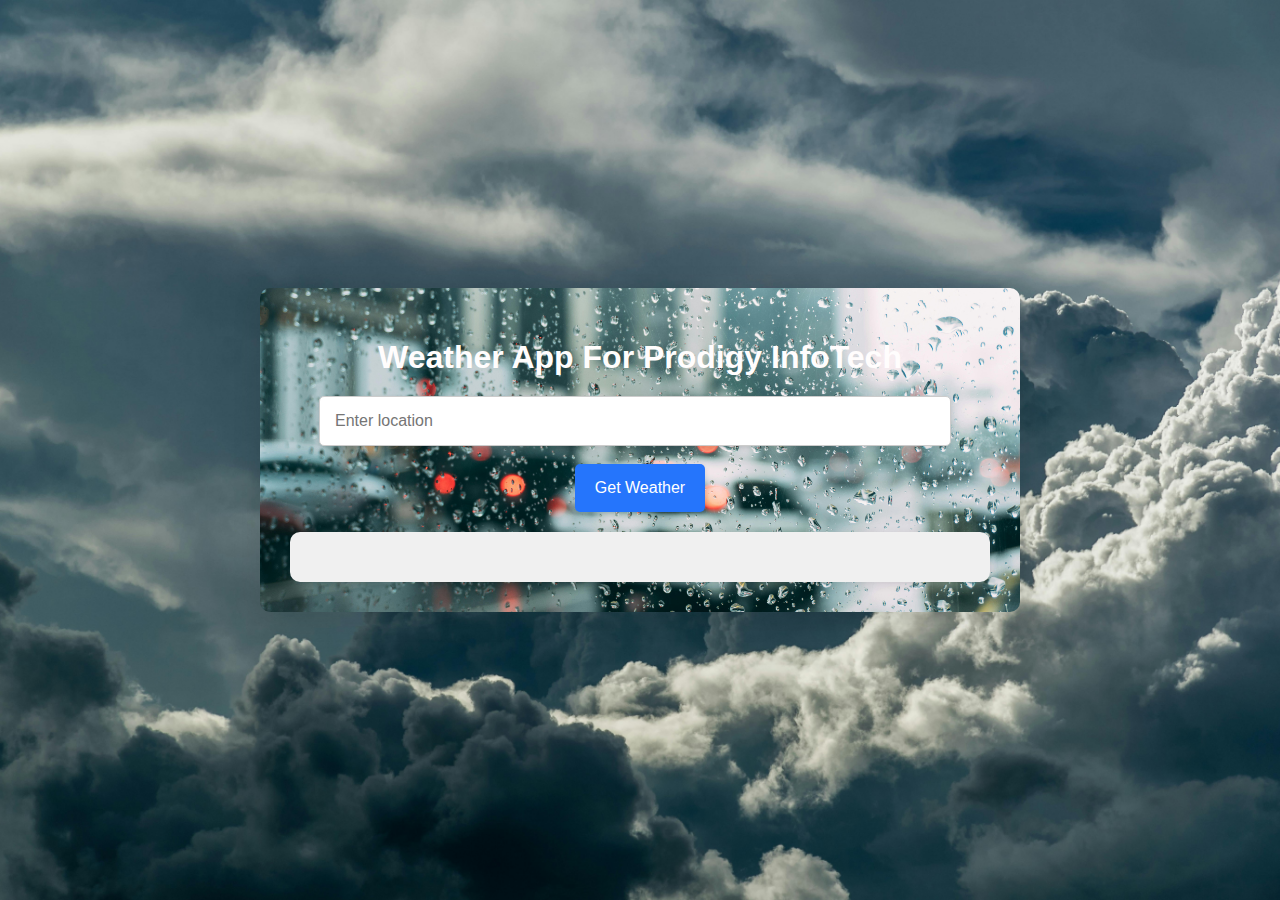
<file: PRODIGY_WD_05/index.html>
<!DOCTYPE html>
<html lang="en">
<head>
    <meta charset="UTF-8">
    <meta name="viewport" content="width=device-width, initial-scale=1.0">
    <title>Task-5</title>
    <link rel="stylesheet" href="styles.css">
</head>
<body>
    <div class="container">
        <h1>Weather App For      Prodigy InfoTech</h1>
        <div class="input-section">
            <input type="text" id="location-input" placeholder="Enter location" oninput="filterCities()">
            <div id="dropdown" class="dropdown"></div>
            <br>
            <br>
            <button onclick="getWeatherByInput()">Get Weather</button>
        </div>
        <div class="weather-info">
            <h2 id="location-name"></h2>
            <p id="temperature"></p>
            <p id="conditions"></p>
        </div>
    </div>
    <script src="script.js"></script>
</body>
</html>
</file>
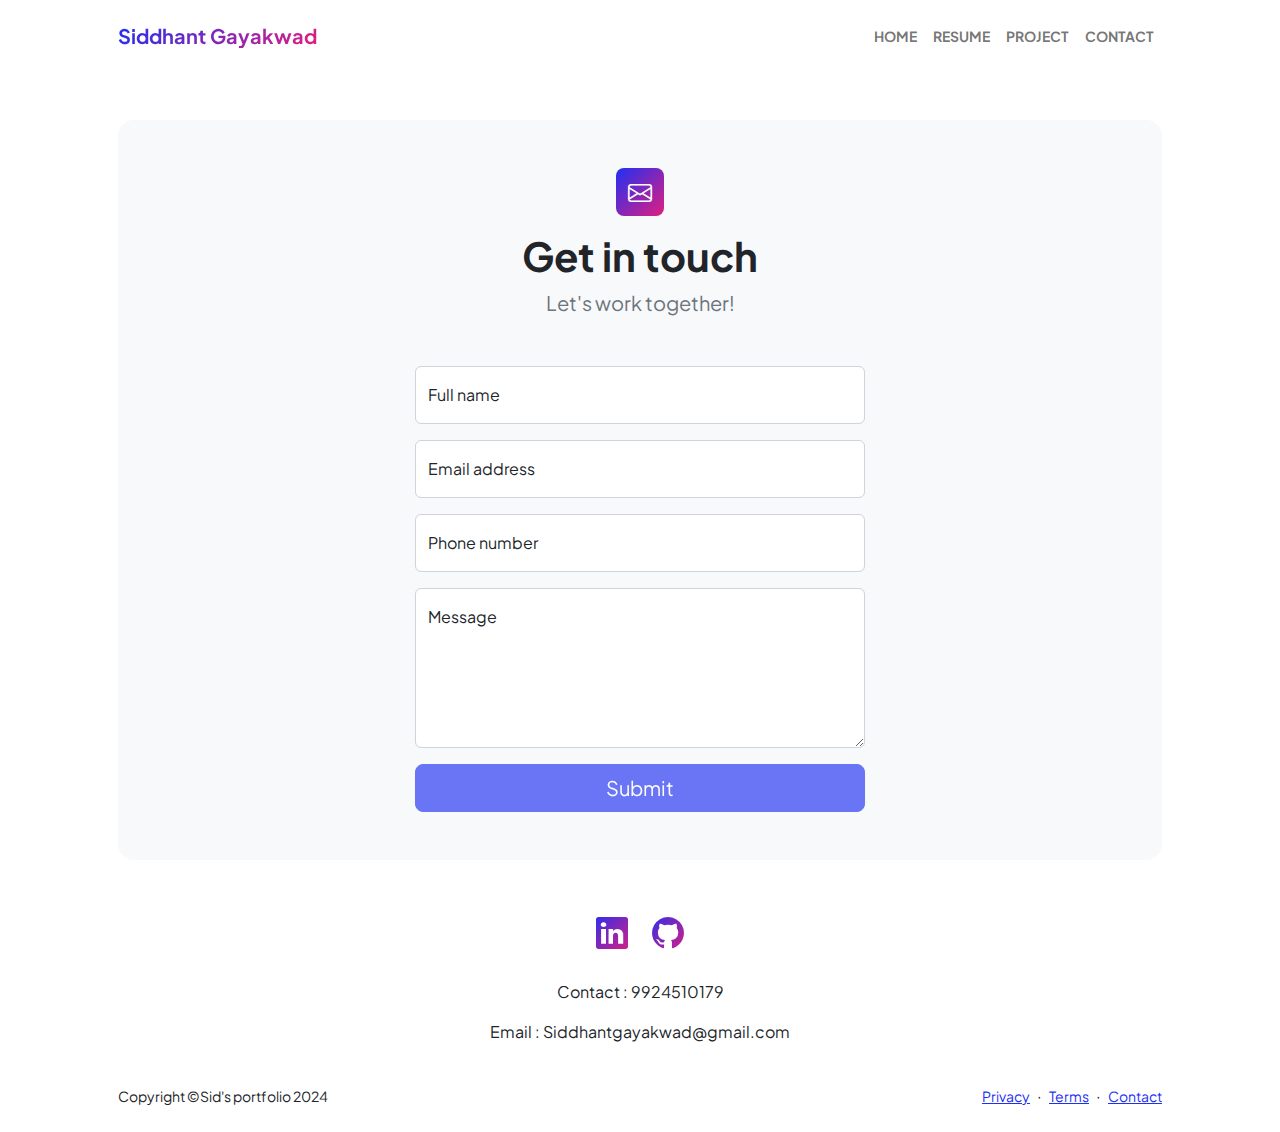
<file: PRODIGY_WD_04/contact.html>
<!DOCTYPE html>
<html lang="en">
  <head>
    <meta charset="utf-8" />
    <meta
      name="viewport"
      content="width=device-width, initial-scale=1, shrink-to-fit=no"
    />
    <meta name="description" content />
    <meta name="author" content />
    <title>Sid's portfolio</title>
    <!-- Favicon-->
    <link rel="icon" type="image/x-icon" href="assets/favicon.ico" />
    <!-- Custom Google font-->
    <link rel="preconnect" href="https://fonts.googleapis.com" />
    <link rel="preconnect" href="https://fonts.gstatic.com" crossorigin />
    <link
      href="https://fonts.googleapis.com/css2?family=Plus+Jakarta+Sans:wght@100;200;300;400;500;600;700;800;900&amp;display=swap"
      rel="stylesheet"
    />
    <!-- Bootstrap icons-->
    <link
      href="https://cdn.jsdelivr.net/npm/bootstrap-icons@1.8.1/font/bootstrap-icons.css"
      rel="stylesheet"
    />
    <!-- Core theme CSS (includes Bootstrap)-->
    <link href="css/styles.css" rel="stylesheet" />
  </head>
  <body class="d-flex flex-column">
    <main class="flex-shrink-0">
      <!-- Navigation-->
      <nav class="navbar navbar-expand-lg navbar-light bg-white py-3">
        <div class="container px-5">
          <a class="navbar-brand" href="index.html"
            ><span class="fw-bolder text-gradient d-inline"
              >Siddhant Gayakwad</span
            ></a
          >
          <button
            class="navbar-toggler"
            type="button"
            data-bs-toggle="collapse"
            data-bs-target="#navbarSupportedContent"
            aria-controls="navbarSupportedContent"
            aria-expanded="false"
            aria-label="Toggle navigation"
          >
            <span class="navbar-toggler-icon"></span>
          </button>
          <div class="collapse navbar-collapse" id="navbarSupportedContent">
            <ul class="navbar-nav ms-auto mb-2 mb-lg-0 small fw-bolder">
              <li class="nav-item">
                <a class="nav-link" href="index.html">HOME</a>
              </li>
              <li class="nav-item">
                <a class="nav-link" href="resume.html">RESUME</a>
              </li>
              <li class="nav-item">
                <a class="nav-link" href="projects.html">PROJECT</a>
              </li>
              <li class="nav-item">
                <a class="nav-link" href="contact.html">CONTACT</a>
              </li>
            </ul>
          </div>
        </div>
      </nav>
      <!-- Page content-->
      <section class="py-5">
        <div class="container px-5">
          <!-- Contact form-->
          <div class="bg-light rounded-4 py-5 px-4 px-md-5">
            <div class="text-center mb-5">
              <div
                class="feature bg-primary bg-gradient-primary-to-secondary text-white rounded-3 mb-3"
              >
                <i class="bi bi-envelope"></i>
              </div>
              <h1 class="fw-bolder">Get in touch</h1>
              <p class="lead fw-normal text-muted mb-0">Let's work together!</p>
            </div>
            <div class="row gx-5 justify-content-center">
              <div class="col-lg-8 col-xl-6">
                <!-- * * * * * * * * * * * * * * *-->
                <!-- * * SB Forms Contact Form * *-->
                <!-- * * * * * * * * * * * * * * *-->
                <!-- This form is pre-integrated with SB Forms.-->
                <!-- To make this form functional, sign up at-->
                <!-- https://startbootstrap.com/solution/contact-forms-->
                <!-- to get an API token!-->
                <form id="contactForm" data-sb-form-api-token="API_TOKEN">
                  <!-- Name input-->
                  <div class="form-floating mb-3">
                    <input
                      class="form-control"
                      id="name"
                      type="text"
                      placeholder="Enter your name..."
                      data-sb-validations="required"
                    />
                    <label for="name">Full name</label>
                    <div
                      class="invalid-feedback"
                      data-sb-feedback="name:required"
                    >
                      A name is required.
                    </div>
                  </div>
                  <!-- Email address input-->
                  <div class="form-floating mb-3">
                    <input
                      class="form-control"
                      id="email"
                      type="email"
                      placeholder="name@example.com"
                      data-sb-validations="required,email"
                    />
                    <label for="email">Email address</label>
                    <div
                      class="invalid-feedback"
                      data-sb-feedback="email:required"
                    >
                      An email is required.
                    </div>
                    <div
                      class="invalid-feedback"
                      data-sb-feedback="email:email"
                    >
                      Email is not valid.
                    </div>
                  </div>
                  <!-- Phone number input-->
                  <div class="form-floating mb-3">
                    <input
                      class="form-control"
                      id="phone"
                      type="tel"
                      placeholder="(123) 456-7890"
                      data-sb-validations="required"
                    />
                    <label for="phone">Phone number</label>
                    <div
                      class="invalid-feedback"
                      data-sb-feedback="phone:required"
                    >
                      A phone number is required.
                    </div>
                  </div>
                  <!-- Message input-->
                  <div class="form-floating mb-3">
                    <textarea
                      class="form-control"
                      id="message"
                      type="text"
                      placeholder="Enter your message here..."
                      style="height: 10rem"
                      data-sb-validations="required"
                    ></textarea>
                    <label for="message">Message</label>
                    <div
                      class="invalid-feedback"
                      data-sb-feedback="message:required"
                    >
                      A message is required.
                    </div>
                  </div>
                  <!-- Submit success message-->
                  <!---->
                  <!-- This is what your users will see when the form-->
                  <!-- has successfully submitted-->
                  <div class="d-none" id="submitSuccessMessage">
                    <div class="text-center mb-3">
                      <div class="fw-bolder">Form submission successful!</div>
                      To activate this form, sign up at
                      <br />
                      <a
                        href="https://startbootstrap.com/solution/contact-forms"
                        >https://startbootstrap.com/solution/contact-forms</a
                      >
                    </div>
                  </div>
                  <!-- Submit error message-->
                  <!---->
                  <!-- This is what your users will see when there is-->
                  <!-- an error submitting the form-->
                  <div class="d-none" id="submitErrorMessage">
                    <div class="text-center text-danger mb-3">
                      Error sending message!
                    </div>
                  </div>
                  <!-- Submit Button-->
                  <div class="d-grid">
                    <button
                      class="btn btn-primary btn-lg disabled"
                      id="submitButton"
                      type="submit"
                    >
                      Submit
                    </button>
                  </div>
                </form>
              </div>
            </div>
          </div>
        </div>
      </section>
    </main>
    <div class="d-flex justify-content-center fs-2 gap-4">
      <a
        class="text-gradient"
        href="https://www.linkedin.com/in/siddhant-gayakwad-524524191/"
        ><i class="bi bi-linkedin"></i
      ></a>
      <a class="text-gradient" href="https://github.com/siddhant-gayakwad"
        ><i class="bi bi-github"></i
      ></a>
    </div>
    <br />

    <p style="text-align: center">Contact : 9924510179</p>
    <p style="text-align: center">Email : Siddhantgayakwad@gmail.com</p>

    <!-- Footer-->
    <footer class="bg-white py-4 mt-auto">
      <div class="container px-5">
        <div
          class="row align-items-center justify-content-between flex-column flex-sm-row"
        >
          <div class="col-auto">
            <div class="small m-0">Copyright &copy;Sid's portfolio 2024</div>
          </div>
          <div class="col-auto">
            <a class="small" href="#!">Privacy</a>
            <span class="mx-1">&middot;</span>
            <a class="small" href="#!">Terms</a>
            <span class="mx-1">&middot;</span>
            <a class="small" href="contact.html">Contact</a>
          </div>
        </div>
      </div>
    </footer>
    <!-- Bootstrap core JS-->
    <script src="https://cdn.jsdelivr.net/npm/bootstrap@5.2.3/dist/js/bootstrap.bundle.min.js"></script>
    <!-- Core theme JS-->
    <script src="js/scripts.js"></script>
    <!-- * * * * * * * * * * * * * * * * * * * * * * * * * * * * * * * * * * * * * * * *-->
    <!-- * *                               SB Forms JS                               * *-->
    <!-- * * Activate your form at https://startbootstrap.com/solution/contact-forms * *-->
    <!-- * * * * * * * * * * * * * * * * * * * * * * * * * * * * * * * * * * * * * * * *-->
    <script src="https://cdn.startbootstrap.com/sb-forms-latest.js"></script>
  </body>
</html>
</file>
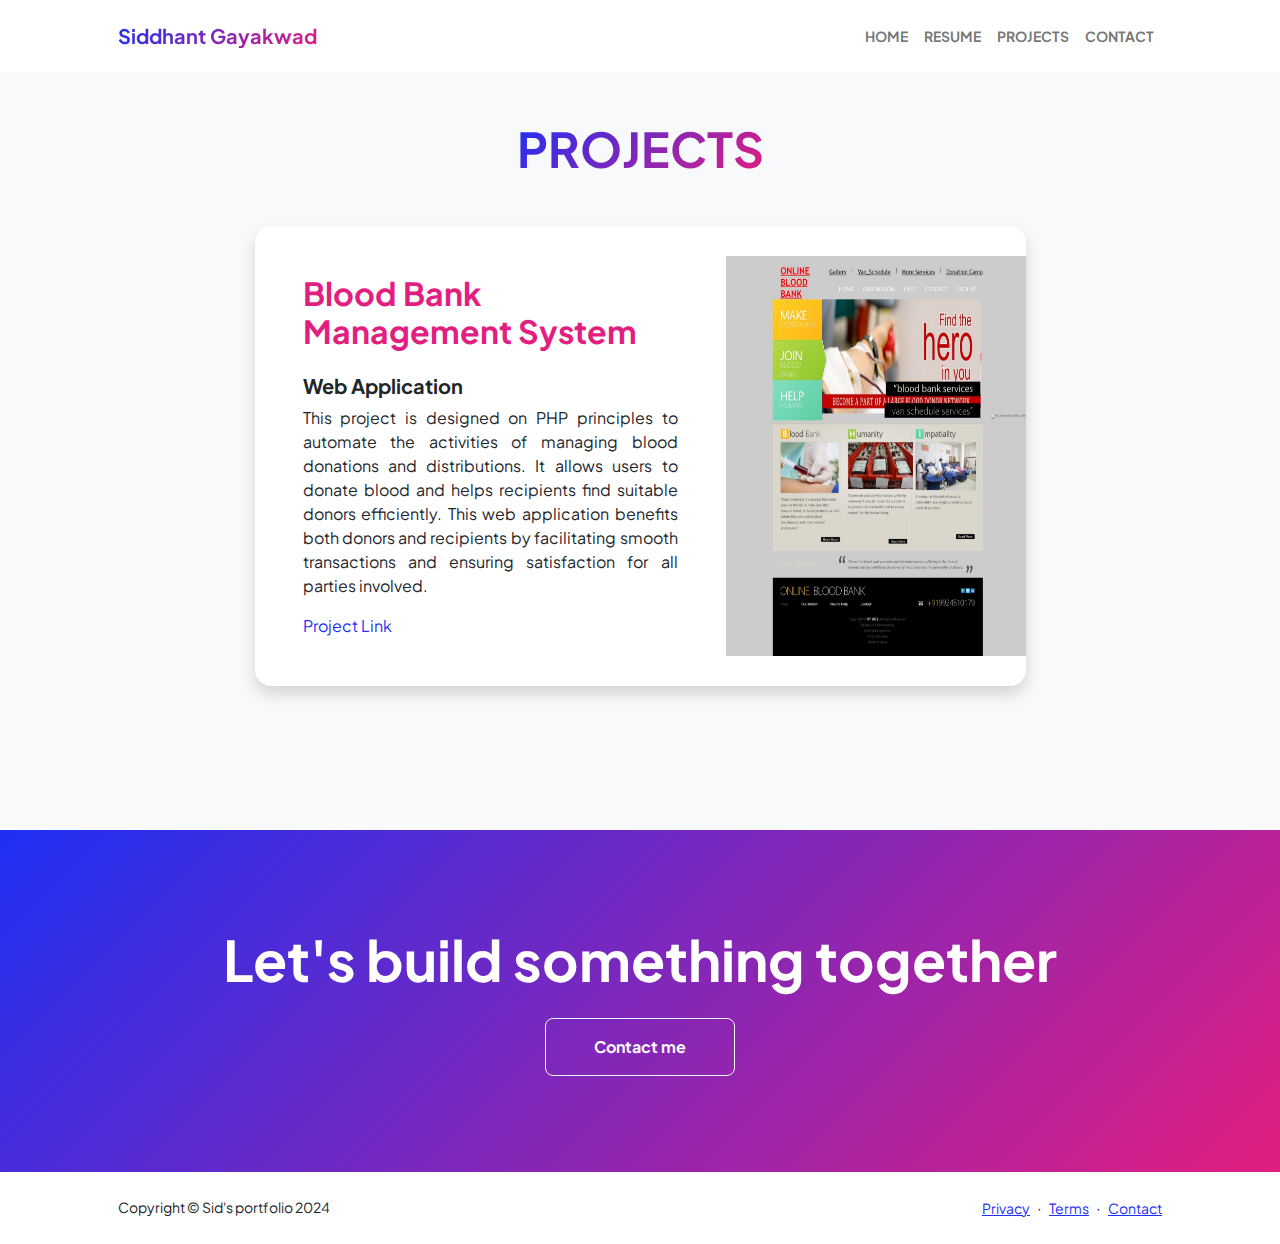
<file: PRODIGY_WD_04/projects.html>
<!DOCTYPE html>
<html lang="en">
  <head>
    <meta charset="utf-8" />
    <meta
      name="viewport"
      content="width=device-width, initial-scale=1, shrink-to-fit=no"
    />
    <meta name="description" content="" />
    <meta name="author" content="" />
    <title>Sid's portfolio</title>
    <!-- Favicon-->
    <link rel="icon" type="image/x-icon" href="assets/favicon.ico" />
    <!-- Custom Google font-->
    <link rel="preconnect" href="https://fonts.googleapis.com" />
    <link rel="preconnect" href="https://fonts.gstatic.com" crossorigin />
    <link
      href="https://fonts.googleapis.com/css2?family=Plus+Jakarta+Sans:wght@100;200;300;400;500;600;700;800;900&amp;display=swap"
      rel="stylesheet"
    />
    <!-- Bootstrap icons-->
    <link
      href="https://cdn.jsdelivr.net/npm/bootstrap-icons@1.8.1/font/bootstrap-icons.css"
      rel="stylesheet"
    />
    <!-- Core theme CSS (includes Bootstrap)-->
    <link href="css/styles.css" rel="stylesheet" />
  </head>

  <body class="d-flex flex-column h-100 bg-light">
    <main class="flex-shrink-0">
      <!-- Navigation-->
      <nav class="navbar navbar-expand-lg navbar-light bg-white py-3">
        <div class="container px-5">
          <a class="navbar-brand" href="index.html"
            ><span class="fw-bolder text-gradient d-inline"
              >Siddhant Gayakwad
            </span></a
          >
          <button
            class="navbar-toggler"
            type="button"
            data-bs-toggle="collapse"
            data-bs-target="#navbarSupportedContent"
            aria-controls="navbarSupportedContent"
            aria-expanded="false"
            aria-label="Toggle navigation"
          >
            <span class="navbar-toggler-icon"></span>
          </button>
          <div class="collapse navbar-collapse" id="navbarSupportedContent">
            <ul class="navbar-nav ms-auto mb-2 mb-lg-0 small fw-bolder">
              <li class="nav-item">
                <a class="nav-link" href="index.html">HOME</a>
              </li>
              <li class="nav-item">
                <a class="nav-link" href="resume.html">RESUME</a>
              </li>
              <li class="nav-item">
                <a class="nav-link" href="projects.html">PROJECTS</a>
              </li>
              <li class="nav-item">
                <a class="nav-link" href="contact.html">CONTACT</a>
              </li>
            </ul>
          </div>
        </div>
      </nav>
      <!-- Projects Section-->
      <section class="py-5">
        <div class="container px-5 mb-5">
          <div class="text-center mb-5">
            <h1 class="display-5 fw-bolder mb-0">
              <span class="text-gradient d-inline">PROJECTS</span>
            </h1>
          </div>
          <div class="row gx-5 justify-content-center">
            <div class="col-lg-11 col-xl-9 col-xxl-8">
              <!-- Project Card 1-->
              <div class="card overflow-hidden shadow rounded-4 border-0 mb-5">
                <div class="card-body p-0">
                  <div class="d-flex align-items-center">
                    <div class="p-5">
                      <h2 class="text-secondary fw-bolder mb-4">
                        Blood Bank Management System
                      </h2>
                      <h5 class="fw-bolder">Web Application</h5>
                      <p class="text-container">
                        This project is designed on PHP principles to automate
                        the activities of managing blood donations and
                        distributions. It allows users to donate blood and helps
                        recipients find suitable donors efficiently. This web
                        application benefits both donors and recipients by
                        facilitating smooth transactions and ensuring
                        satisfaction for all parties involved.
                      </p>
                      <a
                        style="text-decoration: none"
                        href="https://wakeupsid.000webhostapp.com/"
                        >Project Link</a
                      >
                    </div>
                    <img
                      class="img-fluid"
                      src="Picture1.png"
                      style="height: 400px; width: 300px"
                      alt="..."
                    />
                  </div>
                </div>
              </div>
              <!-- Project Card 2-->
              <!-- <div class="card overflow-hidden shadow rounded-4 border-0 mb-5">
                <div class="card-body p-0">
                  <div class="d-flex align-items-center">
                    <div class="p-5">
                      <h2 class="text-secondary fw-bolder mb-4">Furni</h2>
                      <h5 class="fw-bolder">E-Commerc</h5>
                      <p class="text-container">
                        Developed the frontend of an e-commerce website named
                        Furni using Bootstrap. Designed user-friendly interfaces
                        and responsive layouts to showcase furniture products,
                        enhancing the overall user experience and accessibility.
                      </p>

                      <a
                        style="text-decoration: none"
                        href=""
                        >Project Link</a
                      >
                    </div>
                    <img
                      class="img-fluid"
                      src="Image1.png"
                      style="height: 580px; width: 580px"
                      alt="..."
                    />
                  </div>
                </div>
              </div> -->

              <!-- Project Card 3-->
              <!-- <div class="card overflow-hidden shadow rounded-4 border-0 mb-5">
                <div class="card-body p-0">
                  <div class="d-flex align-items-center">
                    <div class="p-5">
                      <h2 class="text-secondary fw-bolder mb-4">Furni</h2>
                      <h5 class="fw-bolder">E-Commerc</h5>
                      <p class="text-container">
                        Developed the frontend of an e-commerce website named
                        Furni using Bootstrap. Designed user-friendly interfaces
                        and responsive layouts to showcase furniture products,
                        enhancing the overall user experience and accessibility.
                      </p>

                      <a
                        style="text-decoration: none"
                        href=""
                        >Project Link</a
                      >
                    </div>
                    <img
                      class="img-fluid"
                      src="image1.png"
                      style="height: 580px; width: 580px"
                      alt="..."
                    />
                  </div>
                </div>
              </div> -->
            </div>
          </div>
        </div>
      </section>
      <!-- Call to action section-->
      <section class="py-5 bg-gradient-primary-to-secondary text-white">
        <div class="container px-5 my-5">
          <div class="text-center">
            <h2 class="display-4 fw-bolder mb-4">
              Let's build something together
            </h2>
            <a
              class="btn btn-outline-light btn-lg px-5 py-3 fs-6 fw-bolder"
              href="contact.html"
              >Contact me</a
            >
          </div>
        </div>
      </section>
    </main>
    <!-- Footer-->
    <footer class="bg-white py-4 mt-auto">
      <div class="container px-5">
        <div
          class="row align-items-center justify-content-between flex-column flex-sm-row"
        >
          <div class="col-auto">
            <div class="small m-0">Copyright &copy; Sid's portfolio 2024</div>
          </div>
          <div class="col-auto">
            <a class="small" href="#!">Privacy</a>
            <span class="mx-1">&middot;</span>
            <a class="small" href="#!">Terms</a>
            <span class="mx-1">&middot;</span>
            <a class="small" href="contact.html">Contact</a>
          </div>
        </div>
      </div>
    </footer>
    <!-- Bootstrap core JS-->
    <script src="https://cdn.jsdelivr.net/npm/bootstrap@5.2.3/dist/js/bootstrap.bundle.min.js"></script>
    <!-- Core theme JS-->
    <script src="js/scripts.js"></script>
  </body>
</html>
</file>
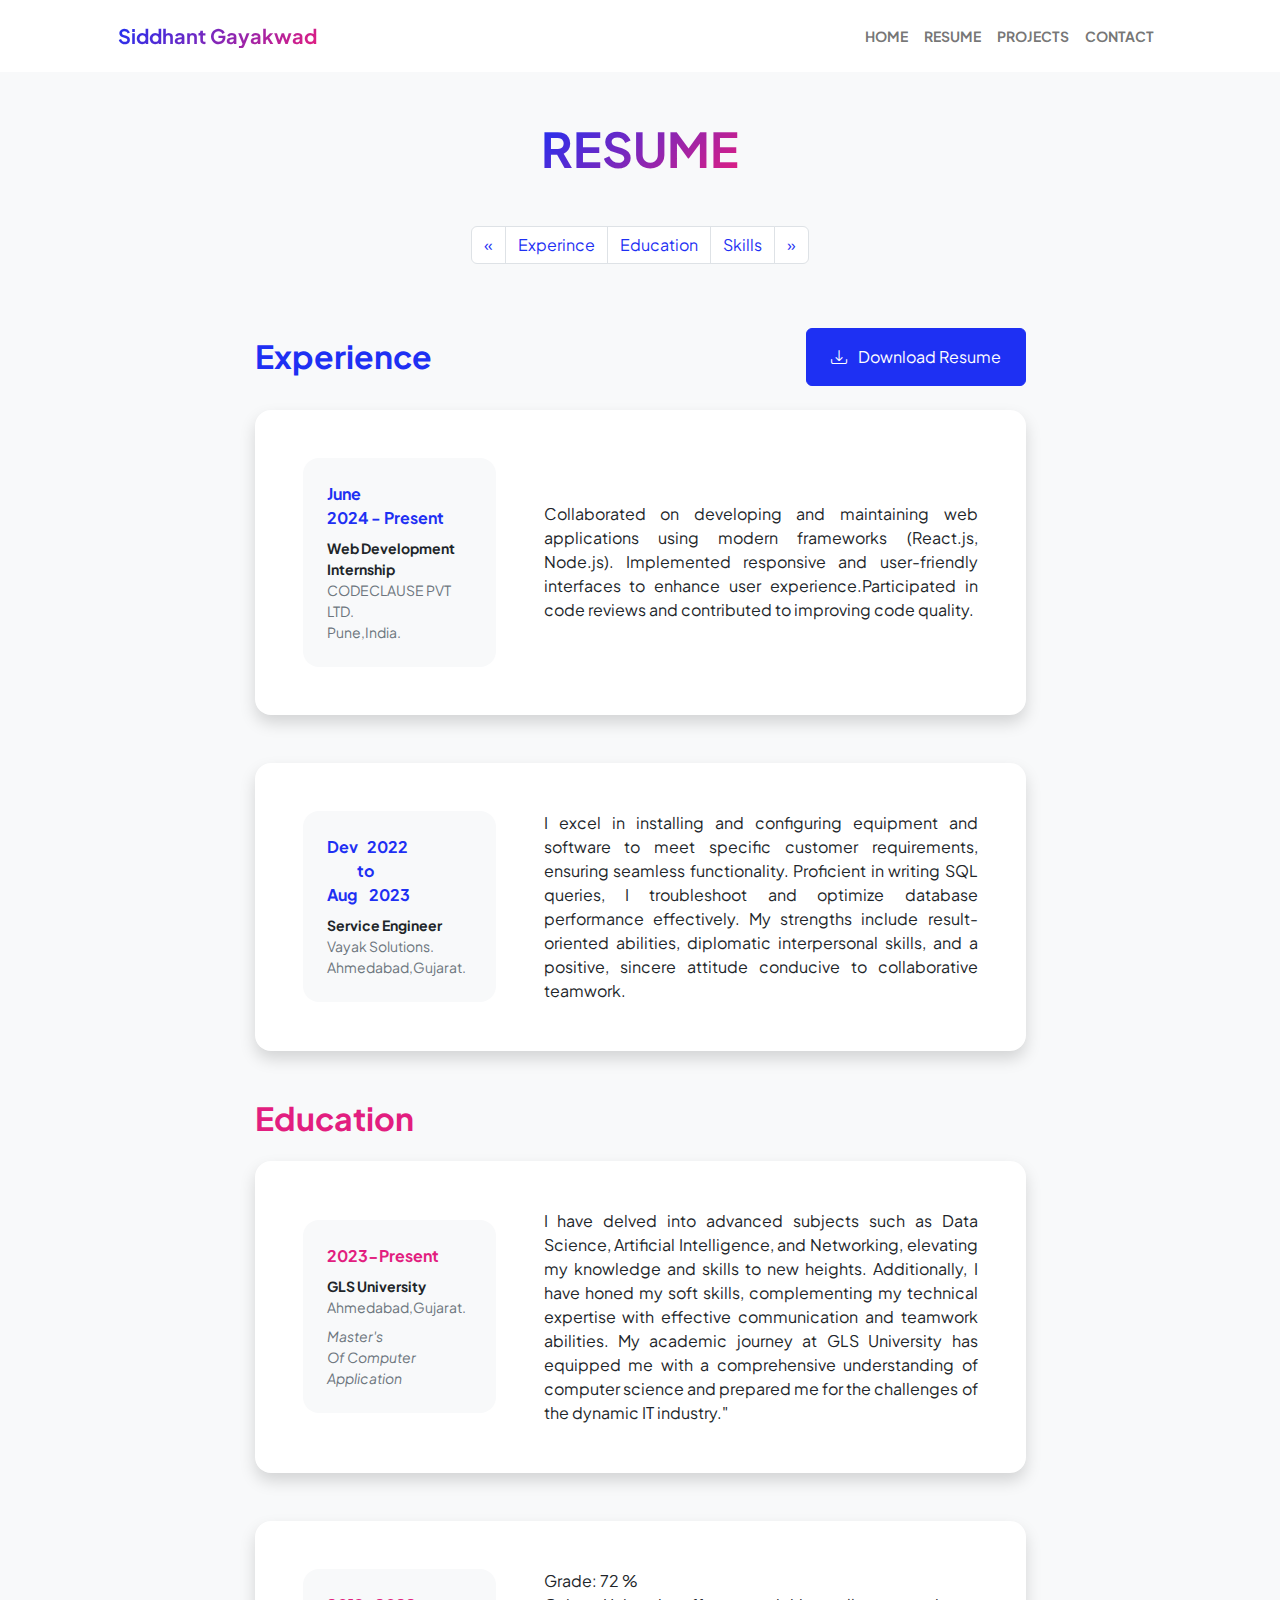
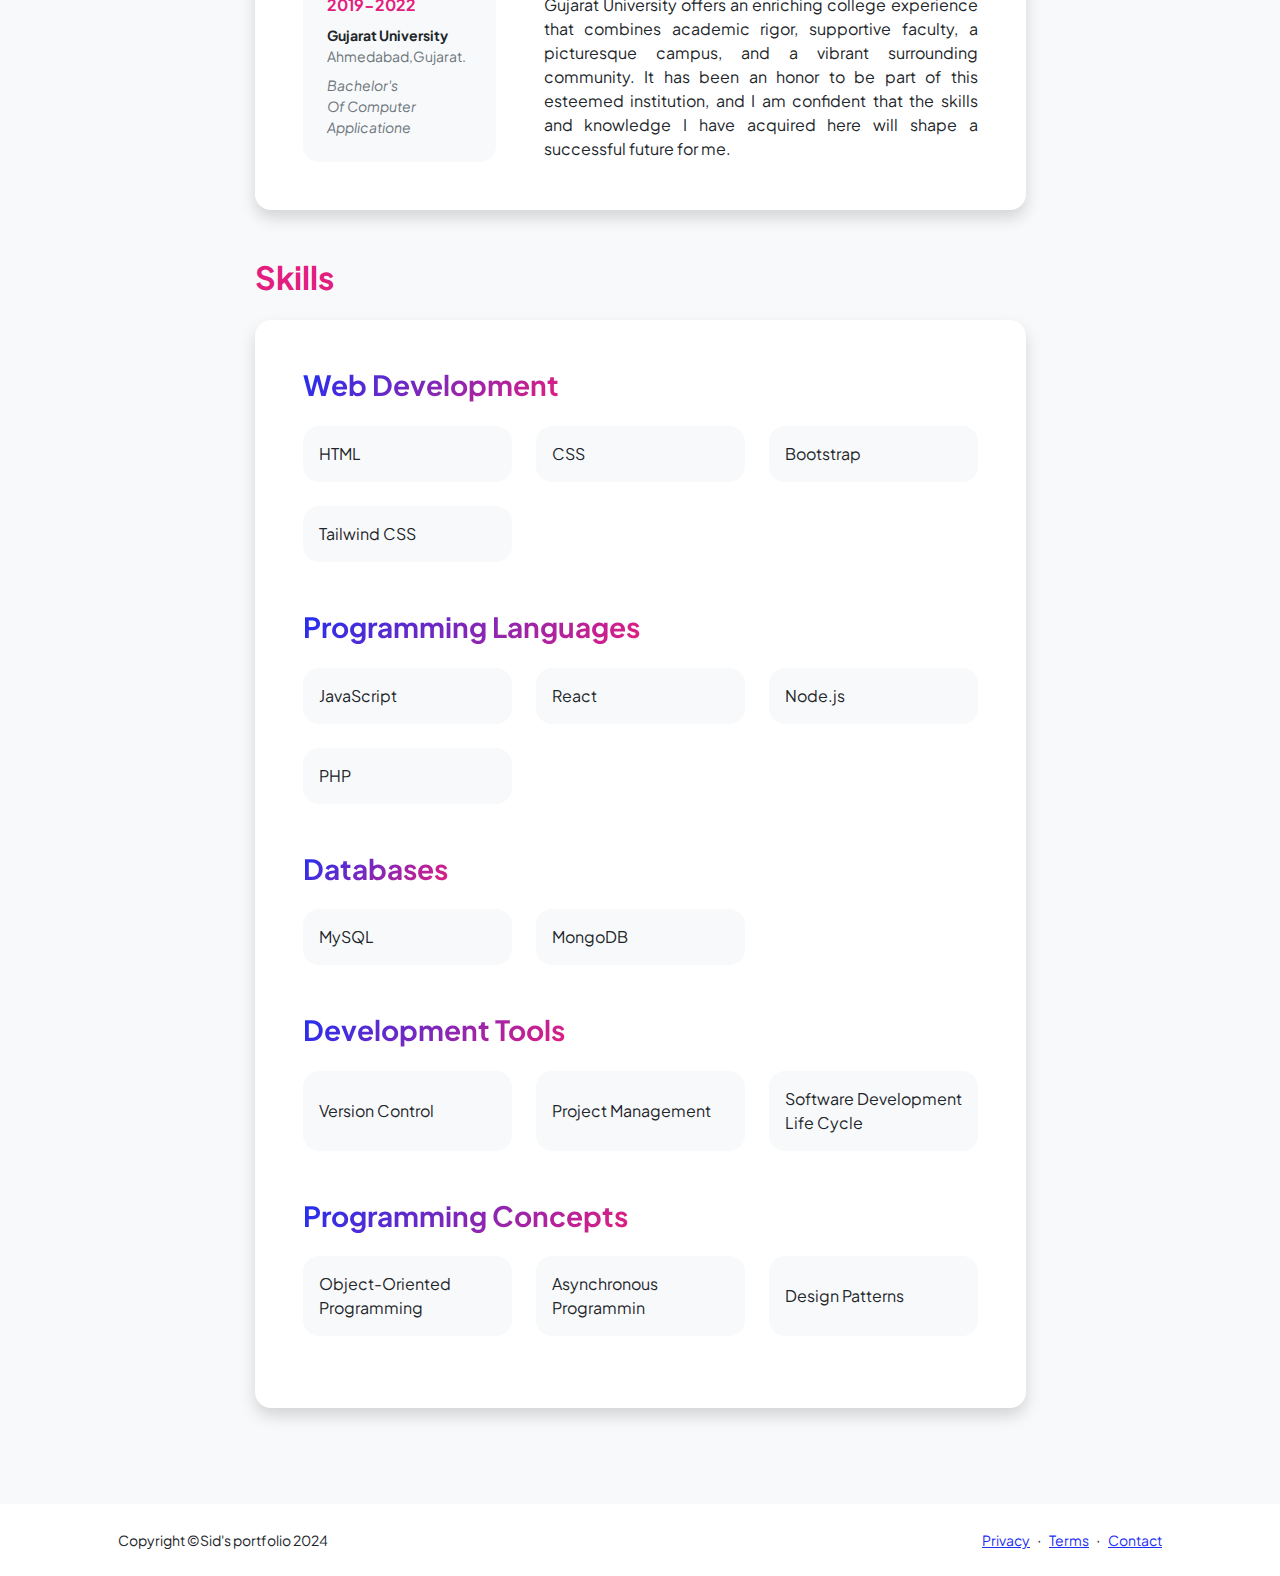
<file: PRODIGY_WD_04/resume.html>
<!DOCTYPE html>
<html lang="en">
  <head>
    <meta charset="utf-8" />
    <meta
      name="viewport"
      content="width=device-width, initial-scale=1, shrink-to-fit=no"
    />
    <meta name="description" content="" />
    <meta name="author" content="" />
    <title>Sid's portfolio</title>
    <!-- Favicon-->
    <link rel="icon" type="image/x-icon" href="assets/favicon.ico" />
    <!-- Custom Google font-->
    <link rel="preconnect" href="https://fonts.googleapis.com" />
    <link rel="preconnect" href="https://fonts.gstatic.com" crossorigin />
    <link
      href="https://fonts.googleapis.com/css2?family=Plus+Jakarta+Sans:wght@100;200;300;400;500;600;700;800;900&amp;display=swap"
      rel="stylesheet"
    />
    <!-- Bootstrap icons-->
    <link
      href="https://cdn.jsdelivr.net/npm/bootstrap-icons@1.8.1/font/bootstrap-icons.css"
      rel="stylesheet"
    />
    <!-- Core theme CSS (includes Bootstrap)-->
    <link href="css/styles.css" rel="stylesheet" />
  </head>

  <body class="d-flex flex-column h-100 bg-light">
    <main class="flex-shrink-0">
      <!-- Navigation-->
      <nav class="navbar navbar-expand-lg navbar-light bg-white py-3">
        <div class="container px-5">
          <a class="navbar-brand" href="index.html"
            ><span class="fw-bolder text-gradient d-inline"
              >Siddhant Gayakwad</span
            ></a
          >
          <button
            class="navbar-toggler"
            type="button"
            data-bs-toggle="collapse"
            data-bs-target="#navbarSupportedContent"
            aria-controls="navbarSupportedContent"
            aria-expanded="false"
            aria-label="Toggle navigation"
          >
            <span class="navbar-toggler-icon"></span>
          </button>
          <div class="collapse navbar-collapse" id="navbarSupportedContent">
            <ul class="navbar-nav ms-auto mb-2 mb-lg-0 small fw-bolder">
              <li class="nav-item">
                <a class="nav-link" href="index.html">HOME</a>
              </li>
              <li class="nav-item">
                <a class="nav-link" href="resume.html">RESUME</a>
              </li>
              <li class="nav-item">
                <a class="nav-link" href="projects.html">PROJECTS</a>
              </li>
              <li class="nav-item">
                <a class="nav-link" href="contact.html">CONTACT</a>
              </li>
            </ul>
          </div>
        </div>
      </nav>
      <!-- Page Content-->
      <div class="container px-5 my-5">
        <div class="text-center mb-5">
          <h1 class="display-5 fw-bolder mb-0">
            <span class="text-gradient d-inline">RESUME</span>
          </h1>
        </div>

        <div class="container">
          <nav aria-label="Page navigation example ">
            <ul class="pagination justify-content-center">
              <li class="page-item">
                <a class="page-link" href="#" aria-label="Previous">
                  <span aria-hidden="true">&laquo;</span>
                </a>
              </li>
              <li class="page-item">
                <a class="page-link" href="#1">Experince</a>
              </li>
              <li class="page-item">
                <a class="page-link" href="#2">Education</a>
              </li>
              <li class="page-item">
                <a class="page-link" href="#3">Skills</a>
              </li>
              <li class="page-item">
                <a class="page-link" href="#" aria-label="Next">
                  <span aria-hidden="true">&raquo;</span>
                </a>
              </li>
            </ul>
          </nav>
        </div>

        <div class="row gx-5 justify-content-center pt-5">
          <div class="col-lg-11 col-xl-9 col-xxl-8">
            <!-- Experience Section-->
            <section>
              <div
                class="d-flex align-items-center justify-content-between mb-4"
              >
                <h2 id="1" class="text-primary fw-bolder mb-0">Experience</h2>
                <!-- Download resume button-->
                <!-- Note: Set the link href target to a PDF file within your project-->
                <a class="btn btn-primary px-4 py-3" href="Sid.pdf">
                  <div class="d-inline-block bi bi-download me-2"></div>
                  Download Resume
                </a>
              </div>
              <!-- Experience Card 1-->
              <div class="card shadow border-0 rounded-4 mb-5">
                <div class="card-body p-5">
                  <div class="row align-items-center gx-5">
                    <div class="col text-center text-lg-start mb-4 mb-lg-0">
                      <div class="bg-light p-4 rounded-4">
                        <div class="text-primary fw-bolder mb-2">
                          June <br />
                          2024 - Present
                        </div>
                        <div class="small fw-bolder">
                          Web Development Internship
                        </div>
                        <div class="small text-muted">CODECLAUSE PVT LTD.</div>
                        <div class="small text-muted">Pune,India.</div>
                      </div>
                    </div>
                    <div class="col-lg-8 text-container">
                      <div>
                        Collaborated on developing and maintaining web
                        applications using modern frameworks (React.js,
                        Node.js). Implemented responsive and user-friendly
                        interfaces to enhance user experience.Participated in
                        code reviews and contributed to improving code quality.
                      </div>
                    </div>
                  </div>
                </div>
              </div>
              <!-- Experience Card 2-->
              <div class="card shadow border-0 rounded-4 mb-5">
                <div class="card-body p-5">
                  <div class="row align-items-center gx-5">
                    <div class="col text-center text-lg-start mb-4 mb-lg-0">
                      <div class="bg-light p-4 rounded-4">
                        <div class="text-primary fw-bolder mb-2">
                          Dev &nbsp; 2022 &nbsp; <br />
                          &nbsp; &nbsp; &nbsp; &nbsp; &nbsp; to &nbsp; <br />
                          Aug &nbsp; &nbsp;2023
                        </div>
                        <div class="small fw-bolder">Service Engineer</div>
                        <div class="small text-muted">Vayak Solutions.</div>
                        <div class="small text-muted">Ahmedabad,Gujarat.</div>
                      </div>
                    </div>
                    <div class="col-lg-8 text-container">
                      <div>
                        I excel in installing and configuring equipment and
                        software to meet specific customer requirements,
                        ensuring seamless functionality. Proficient in writing
                        SQL queries, I troubleshoot and optimize database
                        performance effectively. My strengths include
                        result-oriented abilities, diplomatic interpersonal
                        skills, and a positive, sincere attitude conducive to
                        collaborative teamwork.
                      </div>
                    </div>
                  </div>
                </div>
              </div>
            </section>
            <!-- Education Section-->
            <section>
              <h2 id="2" class="text-secondary fw-bolder mb-4">Education</h2>
              <!-- Education Card 1-->
              <div class="card shadow border-0 rounded-4 mb-5">
                <div class="card-body p-5">
                  <div class="row align-items-center gx-5">
                    <div class="col text-center text-lg-start mb-4 mb-lg-0">
                      <div class="bg-light p-4 rounded-4">
                        <div class="text-secondary fw-bolder mb-2">
                          2023-Present
                        </div>
                        <div class="mb-2">
                          <div class="small fw-bolder">GLS University</div>
                          <div class="small text-muted">Ahmedabad,Gujarat.</div>
                        </div>
                        <div class="fst-italic">
                          <div class="small text-muted">Master's</div>
                          <div class="small text-muted">
                            Of Computer Application
                          </div>
                        </div>
                      </div>
                    </div>
                    <div class="col-lg-8 text-container">
                      <div>
                        I have delved into advanced subjects such as Data
                        Science, Artificial Intelligence, and Networking,
                        elevating my knowledge and skills to new heights.
                        Additionally, I have honed my soft skills, complementing
                        my technical expertise with effective communication and
                        teamwork abilities. My academic journey at GLS
                        University has equipped me with a comprehensive
                        understanding of computer science and prepared me for
                        the challenges of the dynamic IT industry."
                      </div>
                    </div>
                  </div>
                </div>
              </div>
              <!-- Education Card 2-->
              <div class="card shadow border-0 rounded-4 mb-5">
                <div class="card-body p-5">
                  <div class="row align-items-center gx-5">
                    <div class="col text-center text-lg-start mb-4 mb-lg-0">
                      <div class="bg-light p-4 rounded-4">
                        <div class="text-secondary fw-bolder mb-2">
                          2019-2022
                        </div>
                        <div class="mb-2">
                          <div class="small fw-bolder">Gujarat University</div>
                          <div class="small text-muted">Ahmedabad,Gujarat.</div>
                        </div>
                        <div class="fst-italic">
                          <div class="small text-muted">Bachelor's</div>
                          <div class="small text-muted">
                            Of Computer Applicatione
                          </div>
                        </div>
                      </div>
                    </div>
                    <div class="col-lg-8 text-container">
                      <div>
                        Grade: 72 % <br />

                        Gujarat University offers an enriching college
                        experience that combines academic rigor, supportive
                        faculty, a picturesque campus, and a vibrant surrounding
                        community. It has been an honor to be part of this
                        esteemed institution, and I am confident that the skills
                        and knowledge I have acquired here will shape a
                        successful future for me.
                      </div>
                    </div>
                  </div>
                </div>
              </div>
            </section>
            <!-- Divider-->
            <div class=""></div>
            <!-- Skills Section-->
            <section>
              <h2 id="3" class="text-secondary fw-bolder mb-4">Skills</h2>

              <!-- Skillset Card-->
              <div class="card shadow border-0 rounded-4 mb-5">
                <div class="card-body p-5">
                  <!-- Professional skills list-->
                  <div class="mb-5">
                    <div class="d-flex align-items-center mb-4">
                      <h3 class="fw-bolder mb-0">
                        <span class="text-gradient d-inline"
                          >Web Development</span
                        >
                      </h3>
                    </div>
                    <div class="row row-cols-1 row-cols-md-3 mb-4">
                      <div class="col mb-4 mb-md-0">
                        <div
                          class="d-flex align-items-center bg-light rounded-4 p-3 h-100"
                        >
                          HTML
                        </div>
                      </div>
                      <div class="col mb-4 mb-md-0">
                        <div
                          class="d-flex align-items-center bg-light rounded-4 p-3 h-100"
                        >
                          CSS
                        </div>
                      </div>
                      <div class="col">
                        <div
                          class="d-flex align-items-center bg-light rounded-4 p-3 h-100"
                        >
                          Bootstrap
                        </div>
                      </div>
                    </div>
                    <div class="row row-cols-1 row-cols-md-3">
                      <div class="col mb-4 mb-md-0">
                        <div
                          class="d-flex align-items-center bg-light rounded-4 p-3 h-100"
                        >
                          Tailwind CSS
                        </div>
                      </div>
                    </div>
                  </div>
                  <!-- Languages list-->
                  <div class="mb-0">
                    <div class="d-flex align-items-center mb-4">
                      <h3 class="fw-bolder mb-0">
                        <span class="text-gradient d-inline"
                          >Programming Languages</span
                        >
                      </h3>
                    </div>
                    <div class="row row-cols-1 row-cols-md-3 mb-4">
                      <div class="col mb-4 mb-md-0">
                        <div
                          class="d-flex align-items-center bg-light rounded-4 p-3 h-100"
                        >
                          JavaScript
                        </div>
                      </div>
                      <div class="col mb-4 mb-md-0">
                        <div
                          class="d-flex align-items-center bg-light rounded-4 p-3 h-100"
                        >
                          React
                        </div>
                      </div>
                      <div class="col">
                        <div
                          class="d-flex align-items-center bg-light rounded-4 p-3 h-100"
                        >
                          Node.js
                        </div>
                      </div>
                    </div>
                    <div class="row row-cols-1 row-cols-md-3">
                      <div class="col mb-4 mb-md-0">
                        <div
                          class="d-flex align-items-center bg-light rounded-4 p-3 h-100"
                        >
                          PHP
                        </div>
                      </div>
                    </div>
                  </div>

                  <!-- Database list-->
                  <div class="mt-5">
                    <div class="d-flex align-items-center mb-4">
                      <h3 class="fw-bolder mb-0">
                        <span class="text-gradient d-inline">Databases </span>
                      </h3>
                    </div>
                    <div class="row row-cols-1 row-cols-md-3 mb-4">
                      <div class="col mb-4 mb-md-0">
                        <div
                          class="d-flex align-items-center bg-light rounded-4 p-3 h-100"
                        >
                          MySQL
                        </div>
                      </div>
                      <div class="col mb-4 mb-md-0">
                        <div
                          class="d-flex align-items-center bg-light rounded-4 p-3 h-100"
                        >
                          MongoDB
                        </div>
                      </div>
                    </div>
                  </div>

                  <!-- Development Tools list-->
                  <div class="mt-5">
                    <div class="d-flex align-items-center mb-4">
                      <h3 class="fw-bolder mb-0">
                        <span class="text-gradient d-inline"
                          >Development Tools
                        </span>
                      </h3>
                    </div>
                    <div class="row row-cols-1 row-cols-md-3 mb-4">
                      <div class="col mb-4 mb-md-0">
                        <div
                          class="d-flex align-items-center bg-light rounded-4 p-3 h-100"
                        >
                          Version Control
                        </div>
                      </div>
                      <div class="col mb-4 mb-md-0">
                        <div
                          class="d-flex align-items-center bg-light rounded-4 p-3 h-100"
                        >
                          Project Management
                        </div>
                      </div>

                      <div class="col mb-4 mb-md-0">
                        <div
                          class="d-flex align-items-center bg-light rounded-4 p-3 h-100"
                        >
                          Software Development Life Cycle
                        </div>
                      </div>
                    </div>
                  </div>

                  <!-- Programming Concepts list-->
                  <div class="mt-5">
                    <div class="d-flex align-items-center mb-4">
                      <h3 class="fw-bolder mb-0">
                        <span class="text-gradient d-inline"
                          >Programming Concepts
                        </span>
                      </h3>
                    </div>
                    <div class="row row-cols-1 row-cols-md-3 mb-4">
                      <div class="col mb-4 mb-md-0">
                        <div
                          class="d-flex align-items-center bg-light rounded-4 p-3 h-100"
                        >
                          Object-Oriented Programming
                        </div>
                      </div>
                      <div class="col mb-4 mb-md-0">
                        <div
                          class="d-flex align-items-center bg-light rounded-4 p-3 h-100"
                        >
                          Asynchronous Programmin
                        </div>
                      </div>

                      <div class="col mb-4 mb-md-0">
                        <div
                          class="d-flex align-items-center bg-light rounded-4 p-3 h-100"
                        >
                          Design Patterns
                        </div>
                      </div>
                    </div>
                  </div>
                </div>
              </div>
            </section>
          </div>
        </div>
      </div>
    </main>
    <!-- Footer-->
    <footer class="bg-white py-4 mt-auto">
      <div class="container px-5">
        <div
          class="row align-items-center justify-content-between flex-column flex-sm-row"
        >
          <div class="col-auto">
            <div class="small m-0">Copyright &copy;Sid's portfolio 2024</div>
          </div>
          <div class="col-auto">
            <a class="small" href="#!">Privacy</a>
            <span class="mx-1">&middot;</span>
            <a class="small" href="#!">Terms</a>
            <span class="mx-1">&middot;</span>
            <a class="small" href="contact.html">Contact</a>
          </div>
        </div>
      </div>
    </footer>
    <!-- Bootstrap core JS-->
    <script src="https://cdn.jsdelivr.net/npm/bootstrap@5.2.3/dist/js/bootstrap.bundle.min.js"></script>
    <!-- Core theme JS-->
    <script src="js/scripts.js"></script>
  </body>
</html>
</file>
<file: PRODIGY_WD_01/styles.css>
/* styles.css */
body {
    margin: 0;
    font-family: Arial, sans-serif;
}

nav {
    position: fixed;
    width: 100%;
    top: 0;
    background-color: #0a1333;
    color: white;
    z-index: 1000;
    transition: background-color 0.3s;
}

.nav-container {
    display: flex;
    justify-content: space-between;
    align-items: center;
    padding: 10px 20px;
    color: #ffffff;
}

.logo {
    font-size: 24px;
    font-weight: bold;
}

.nav-links {
    list-style: none;
    display: flex;
    align-items: center;
    margin: 0;
    padding: 0;
}

.nav-links li {
    position: relative;
}

.nav-link {
    text-decoration: none;
    color: white;
    padding: 10px 15px;
    transition: background-color 0.3s, color 0.3s;
}

.dropdown-link{
    padding: 10px 15px;
    display: flex;  
    text-decoration: none;
    color: white;
    transition: background-color 0.3s, color 0.3s;

}


.nav-link:hover, .dropdown-link:hover {
    background-color: #555;
    color: #fff;
}

.dropdown-menu {
    display: none;
    position: absolute;
    top: 100%;
    left: 0;
    background-color: #333;
    list-style: none;
    padding: 0;
    margin: 0;
    box-shadow: 0 4px 8px rgba(0, 0, 0, 0.1);
}

.dropdown:hover .dropdown-menu {
    display: block;
}

.dropdown-menu li {
    width: 200px;
}

.hamburger {
    display: none;
    flex-direction: column;
    cursor: pointer;
}

.hamburger .bar {
    height: 3px;
    width: 25px;
    background-color: white;
    margin: 4px 0;
    transition: all 0.3s;
}

header, section {
    padding: 100px 20px;
    margin-top: 60px;
    text-align: center;
}

header {
    background: #e2e2e2;
    padding: 150px 200px;
    margin-top: 100px;
    text-align: center;

}

section {
    background: #e2e2e2;
    margin-bottom: 20px;
}

.scrolled {
    background-color: #0a1333;
}

.active-link {
    background-color: #555;
    color: #fff;
}

@media (max-width: 768px) {
    .nav-links {
        display: none;
        flex-direction: column;
        width: 100%;
        background-color: #333;
    }

    .nav-links li {
        text-align: center;
    }

    .nav-links.active {
        display: flex;
    }

    .hamburger {
        display: flex;
    }
}
</file>
<file: PRODIGY_WD_02/styles.css>
/* styles.css */
body {
    display: flex;
    justify-content: center;
    align-items: center;
    height: 100vh;
    background-color: #f0f0f0;
    font-family: 'Arial', sans-serif;
    margin: 0;
}

.container {
    display: flex;
    flex-direction: column;
    justify-content: center;
    align-items: center;
    width: 100%;
    max-width: 400px;
}

header {
    margin-bottom: 20px;
    text-align: center;
}

header h1 {
    font-size: 2em;
    color: #333;
    margin: 0;
    padding: 10px;
    background: #4CAF50;
    color: #fff;
    border-radius: 10px;
    box-shadow: 0 5px 15px rgba(0, 0, 0, 0.1);
}

.stopwatch {
    text-align: center;
    background: #fff;
    padding: 20px;
    border-radius: 15px;
    box-shadow: 0 10px 30px rgba(0, 0, 0, 0.1);
    width: 100%;
    transition: transform 0.3s ease;
}

.stopwatch:hover {
    transform: scale(1.05);
}

#display {
    font-size: 3em;
    margin-bottom: 20px;
    color: #333;
}

.controls {
    display: flex;
    justify-content: center;
    gap: 10px;
}

.controls button {
    font-size: 1.5em;
    padding: 15px;
    border: none;
    border-radius: 50%;
    background: #4CAF50;
    color: #fff;
    cursor: pointer;
    transition: background 0.3s ease, transform 0.3s ease;
}

.controls button:hover {
    background: #45a049;
    transform: scale(1.1);
}

.controls button:focus {
    outline: none;
}

#laps {
    list-style: none;
    padding: 0;
    margin-top: 20px;
}

#laps li {
    margin: 5px 0;
    padding: 10px;
    background: #f8f8f8;
    border-radius: 5px;
    border: 1px solid #ddd;
    transition: background 0.3s ease;
}

#laps li:nth-child(odd) {
    background: #f0f0f0;
}

#laps li:hover {
    background: #e8e8e8;
}
</file>
<file: PRODIGY_WD_03/styles.css>
body {
    font-family: Arial, sans-serif;
    display: flex;
    justify-content: center;
    align-items: center;
    height: 100vh;
    background-color: #f0f0f0;
    margin: 0;
}

.container {
    text-align: center;
}

.board {
    display: grid;
    grid-template-columns: repeat(3, 100px);
    grid-template-rows: repeat(3, 100px);
    gap: 5px;
    margin: 20px auto;
}

.cell {
    background-color: #fff;
    border: 2px solid #000;
    display: flex;
    justify-content: center;
    align-items: center;
    font-size: 2em;
    cursor: pointer;
    transition: background-color 0.3s;
}

.cell.X {
    color: #f00;
    background-color: #fee;
}

.cell.O {
    color: #00f;
    background-color: #eef;
}

button {
    margin-top: 20px;
    padding: 10px 20px;
    font-size: 1em;
}

#message {
    margin-top: 10px;
    font-size: 1.2em;
    color: #333;
}

.popup {
    display: none;
    position: fixed;
    top: 50%;
    left: 50%;
    transform: translate(-50%, -50%);
    background-color: rgba(0, 0, 0, 0.8);
    color: #fff;
    padding: 20px;
    border-radius: 10px;
    text-align: center;
    font-size: 1.5em;
    z-index: 1000;
}

.popup.show {
    display: block;
}
</file>
<file: PRODIGY_WD_05/styles.css>
body {
    font-family: 'Arial', sans-serif;
    background-image: url('background.jpg');
    background-position: center;
    background-size: cover;
    display: flex;
    justify-content: center;
    align-items: center;
    height: 100vh;
    margin: 0;
    color: #fff;
}

.container {
    /* background: linear-gradient(to left, #6a11cb, #2575fc); */
    background-image: url('background2.jpg');
    background-position: center;
    background-size: cover;
    padding: 30px;
    border-radius: 10px;
    box-shadow: 0 4px 30px rgba(0, 0, 0, 0.1);
    text-align: center;
    max-width: 700px;
    width: 100%;
}

h1 {
    margin-bottom: 20px;
    font-size: 2em;
    color: #fffdfd;
}

.input-section {
    position: relative;
    margin-bottom: 20px;
}

input {
    padding: 15px;
    font-size: 16px;
    width: calc(100% - 100px);
    border: 1px solid #ccc;
    border-radius: 5px;
    margin-right: 10px;
    box-shadow: 0 2px 5px rgba(0, 0, 0, 0.1);
}

button {
    padding: 15px 20px;
    font-size: 16px;
    background: #2575fc;
    color: #fff;
    border: none;
    border-radius: 5px;
    cursor: pointer;
    box-shadow: 0 2px 5px rgba(0, 0, 0, 0.1);
    transition: background 0.3s;
}

button:hover {
    background: #6a11cb;
}

.dropdown {
    
    color: #000000;
    position: absolute;
    top: 50px;
    left: 0;
    right: 0;
    background: #fff;
    border: 1px solid #ccc;
    border-radius: 5px;
    max-height: 150px;
    overflow-y: auto;
    z-index: 1000;
    display: none;
    box-shadow: 0 2px 10px rgba(0, 0, 0, 0.1);
}

.dropdown div {
    padding: 10px;
    cursor: pointer;
}

.dropdown div:hover {
    background: #f0f0f0;
}

.weather-info {
    margin-top: 20px;
    background: #f0f0f0;
    padding: 20px;
    border-radius: 10px;
    box-shadow: 0 2px 10px rgba(0, 0, 0, 0.1);
}

.weather-info h2 {
    margin: 10px 0;
    font-size: 1.5em;
    color: #333;
}

.weather-info p {
    margin: 10px 0;
    font-size: 1.2em;
    color: #666;
}
</file>
